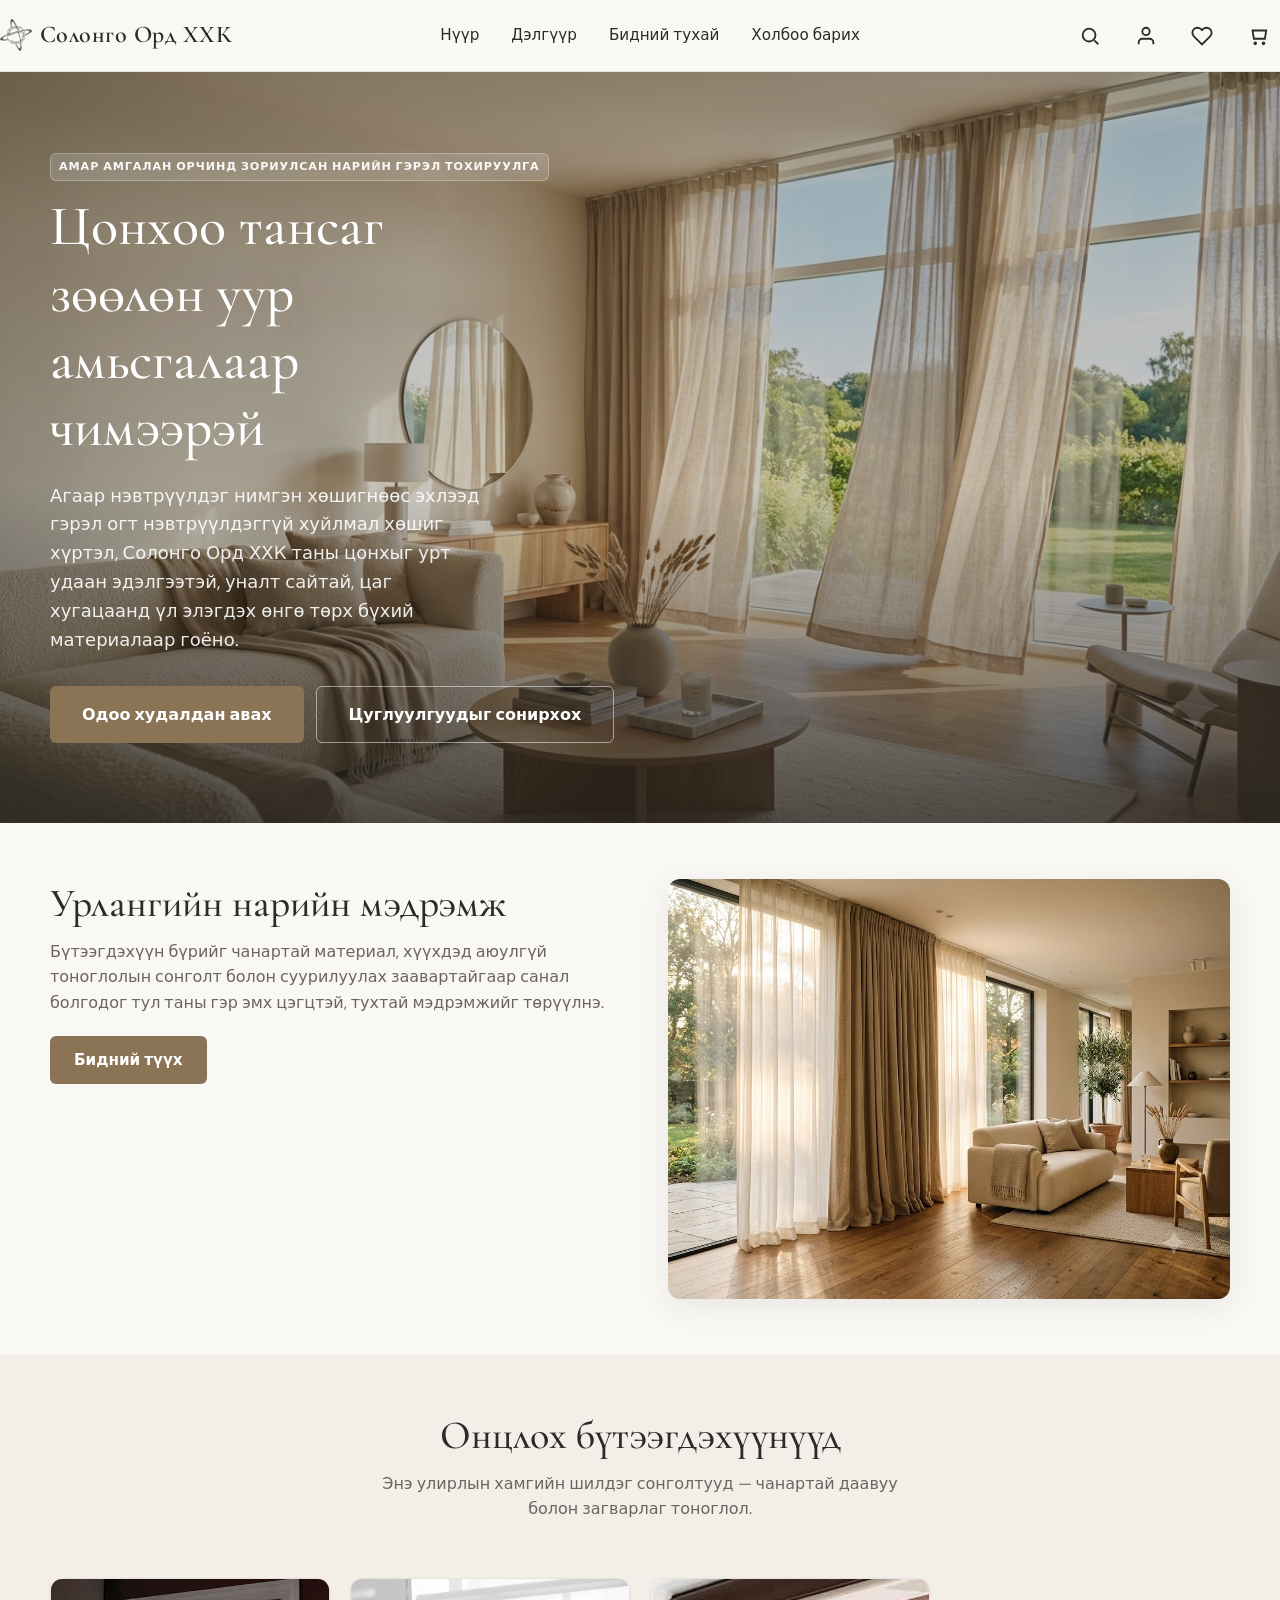
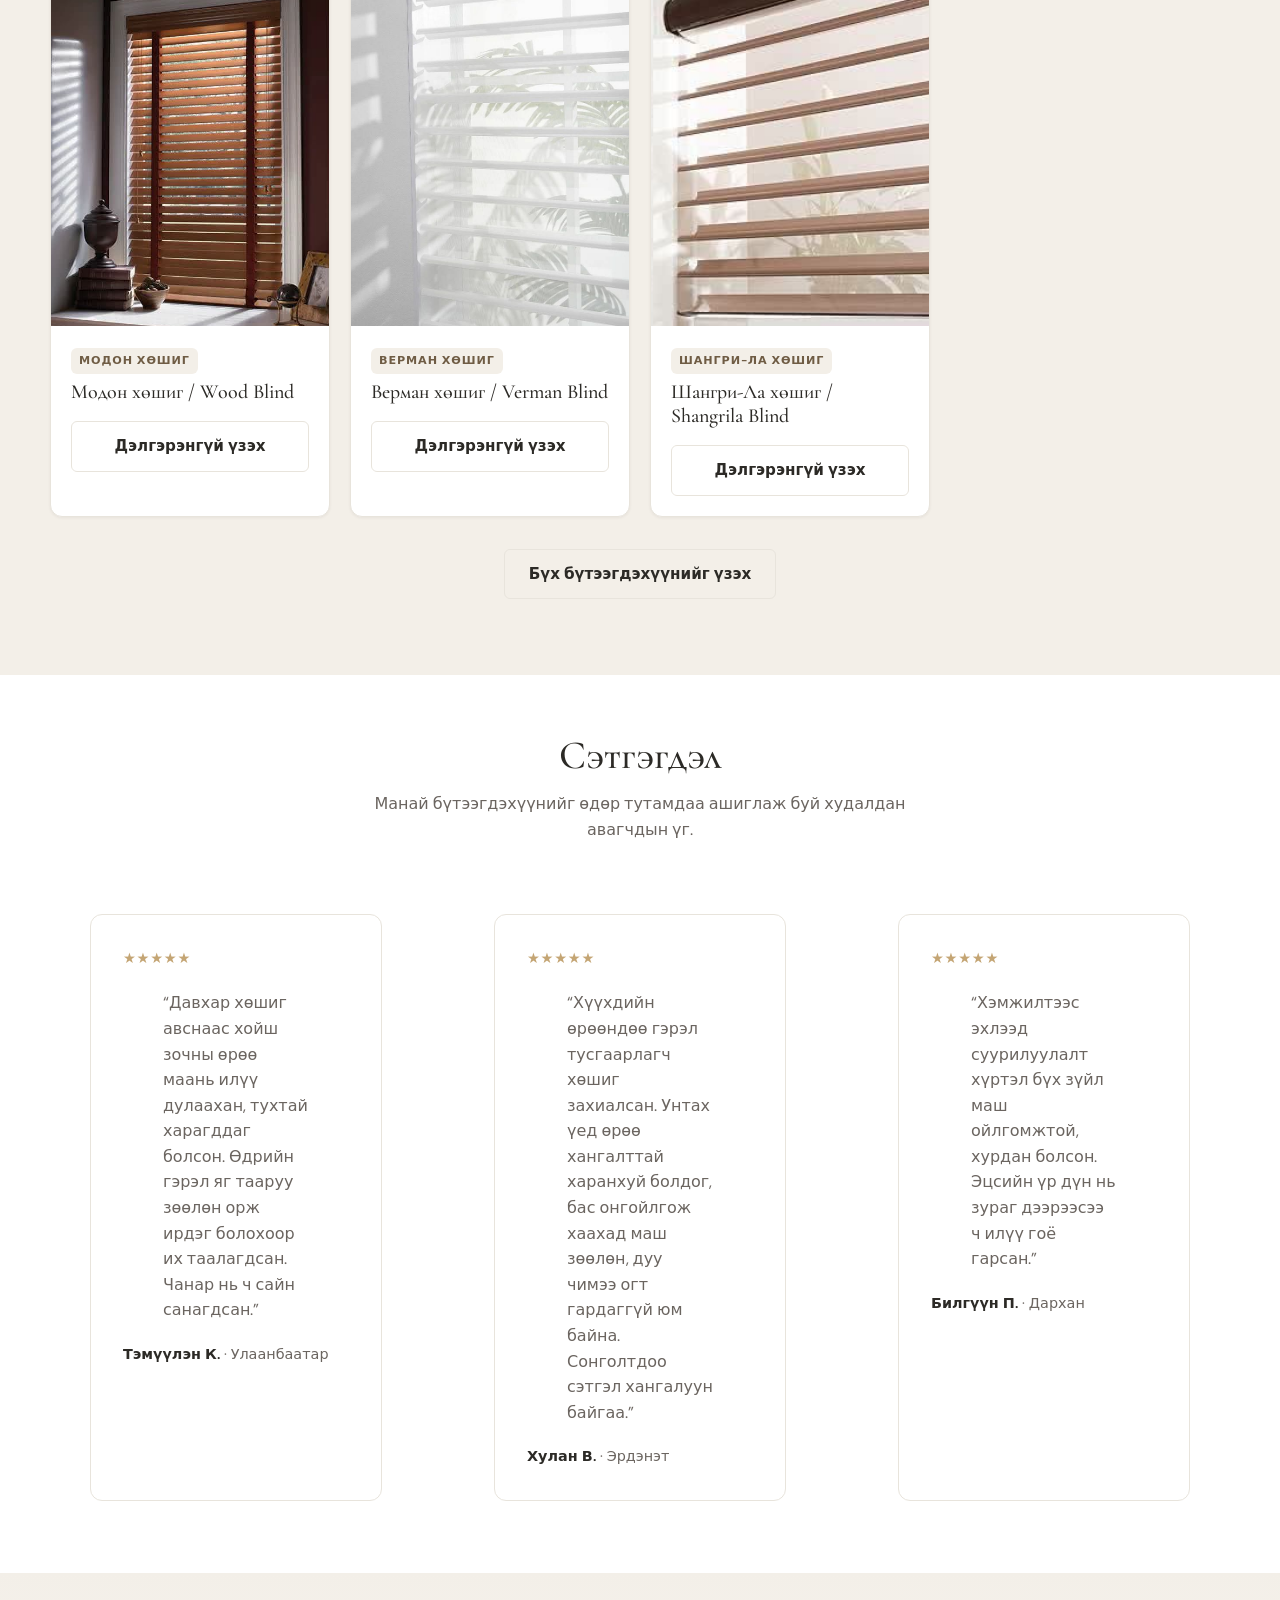
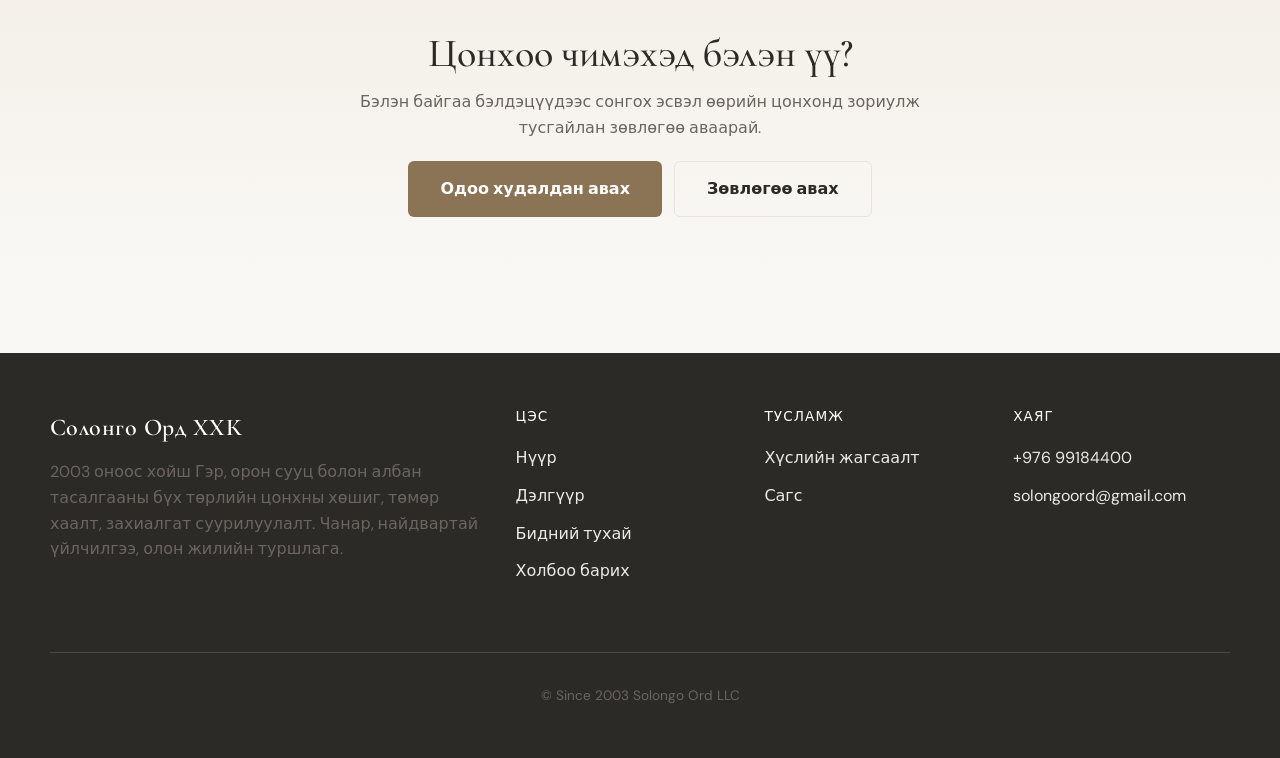
<file: index.html>
<!DOCTYPE html>
<html lang="mn">
  <head>
    <meta charset="utf-8" />
    <meta name="viewport" content="width=device-width, initial-scale=1" />
    <meta
      name="description"
      content="Lumina Atelier — гараар урласан хөшиг, наалтууд. Орчин үеийн орон зайд зориулсан зөөлөн дулаан өнгө, тохируулж болох гэрэл болон захиалгат гоёмсог шийдэл."
    />
    <title>Солонго Орд ХХК </title>
    <link rel="icon" type="image/png" href="website/logo.png">
    <link rel="preconnect" href="https://fonts.googleapis.com" />
    <link rel="preconnect" href="https://fonts.gstatic.com" crossorigin />
    <link
      href="https://fonts.googleapis.com/css2?family=Cormorant+Garamond:ital,wght@0,400;0,500;0,600;1,400&family=DM+Sans:ital,opsz,wght@0,9..40,400;0,9..40,500;0,9..40,600;0,9..40,700;1,9..40,400&display=swap"
      rel="stylesheet"
    />
    <link rel="stylesheet" href="css/styles.css" />
    <script type="application/ld+json" id="jsonld-org">
      {
        "@context": "https://schema.org",
        "@type": "HomeAndConstructionBusiness",
        "name": "Lumina Atelier",
        "url": ".",
        "description": "Дээд зэрэглэлийн хөшиг, хуйлмал хөшиг, роман наалт болон захиалгат цонхны засал.",
        "telephone": "+1-555-0142",
        "email": "hello@luminaatelier.example",
        "address": {
          "@type": "PostalAddress",
          "streetAddress": "48 Mercer Street",
          "addressLocality": "New York",
          "addressRegion": "NY",
          "postalCode": "10013",
          "addressCountry": "US"
        }
      }
    </script>
  </head>
  <body>
    <a class="skip-link" href="#main">Үндсэн агуулга руу шилжих</a>

    <header class="site-header">
      <div class="container header-inner">
        <a class="logo" href="index.html">
          <img src="website/logo.png" alt="Солонго Орд ХХК Logo" class="logo-img" />
          <span class="logo-text">Солонго Орд ХХК</span>
        </a>
        <nav class="nav-desktop" aria-label="Үндсэн цэс">
          <a href="index.html">Нүүр</a>
          <a href="shop.html">Дэлгүүр</a>
          <a href="about.html">Бидний тухай</a>
          <a href="contact.html">Холбоо барих</a>
        </nav>
        <div class="header-actions">
          <span id="user-chip" class="user-chip" hidden></span>
          <button type="button" class="icon-btn" data-open-modal="search" aria-label="Бүтээгдэхүүн хайх">
            <svg viewBox="0 0 24 24" fill="none" stroke="currentColor" stroke-width="2" aria-hidden="true">
              <circle cx="11" cy="11" r="7" />
              <path d="M21 21l-4.3-4.3" />
            </svg>
          </button>
          <button type="button" class="icon-btn" data-open-modal="auth" aria-label="Хэрэглэгчийн бүртгэл">
            <svg viewBox="0 0 24 24" fill="none" stroke="currentColor" stroke-width="2" aria-hidden="true">
              <path d="M20 21v-2a4 4 0 0 0-4-4H8a4 4 0 0 0-4 4v2" />
              <circle cx="12" cy="7" r="4" />
            </svg>
          </button>
          <a class="icon-btn" href="wishlist.html" aria-label="Хүслийн жагсаалт">
            <svg viewBox="0 0 24 24" fill="none" stroke="currentColor" stroke-width="2" aria-hidden="true">
              <path d="M20.84 4.61a5.5 5.5 0 0 0-7.78 0L12 5.67l-1.06-1.06a5.5 5.5 0 0 0-7.78 7.78l1.06 1.06L12 21.23l7.78-7.78 1.06-1.06a5.5 5.5 0 0 0 0-7.78z" />
            </svg>
            <span class="badge-count" data-wishlist-count hidden>0</span>
          </a>
          <a class="icon-btn" href="cart.html" aria-label="Сагс">
            <svg viewBox="0 0 24 24" fill="none" stroke="currentColor" stroke-width="2" aria-hidden="true">
              <path d="M6 6h15l-1.5 9h-12z" />
              <circle cx="9" cy="20" r="1" />
              <circle cx="18" cy="20" r="1" />
            </svg>
            <span class="badge-count" data-cart-count hidden>0</span>
          </a>
          <button type="button" class="icon-btn menu-toggle" aria-expanded="false" aria-controls="mobile-nav" aria-label="Цэс нээх">
            <svg viewBox="0 0 24 24" fill="none" stroke="currentColor" stroke-width="2" aria-hidden="true">
              <path d="M4 6h16M4 12h16M4 18h16" />
            </svg>
          </button>
        </div>
      </div>
    </header>

    <div id="mobile-nav" class="mobile-nav" hidden>
      <nav aria-label="Гар утасны цэс">
        <a href="index.html">Нүүр</a>
        <a href="shop.html">Дэлгүүр</a>
        <a href="about.html">Бидний тухай</a>
        <a href="contact.html">Холбоо барих</a>
        <a href="wishlist.html">Хүслийн жагсаалт</a>
        <a href="cart.html">Сагс</a>
      </nav>
    </div>

    <main id="main">
      <section class="hero" aria-label="Онцлох">
        <div class="hero__media">
          <img
            src="website/Gemini_Generated_Image_8093mr8093mr8093.png"
            alt="Наран тусгалтай, намирсан хөшиг бүхий зочны өрөө"
            width="1600"
            height="1067"
            fetchpriority="high"
          />
        </div>
        <div class="hero__overlay" aria-hidden="true"></div>
        <div class="container">
          <p class="tag" style="color: rgba(255,255,255,0.95); background: rgba(255,255,255,0.15); border: 1px solid rgba(255,255,255,0.25)">
            Амар амгалан орчинд зориулсан нарийн гэрэл тохируулга
          </p>
          <h1>Цонхоо тансаг зөөлөн уур амьсгалаар чимээрэй</h1>
          <p class="lead">
            Агаар нэвтрүүлдэг нимгэн хөшигнөөс эхлээд гэрэл огт нэвтрүүлдэггүй хуйлмал хөшиг хүртэл, Солонго Орд ХХК таны цонхыг урт удаан эдэлгээтэй, уналт сайтай, цаг хугацаанд үл элэгдэх өнгө төрх бүхий материалаар гоёно.
          </p>
          <div class="hero-actions">
            <a class="btn btn--primary btn--large" href="shop.html">Одоо худалдан авах</a>
            <a class="btn btn--ghost btn--large" href="shop.html?category=double-curtains" style="border-color: rgba(255,255,255,0.5); color: #fff"
              >Цуглуулгуудыг сонирхох</a
            >
          </div>
        </div>
      </section>

      <section class="section">
        <div class="container two-col">
          <div>
            <h2>Урлангийн нарийн мэдрэмж</h2>
            <!-- <p class="lead">
              Бид цонхны шийдлийг архитектурын бүтэцтэй атлаа зөөлөн мэдрэмж төрүүлдэг байх ёстой гэж үздэг. Энэхүү тэнцвэр нь байгалийн гэрлийг өглөөнөөс үдэш хүртэл таны орон зайд гайхалтай уусахад тусална.
            </p> -->
            <p>
              Бүтээгдэхүүн бүрийг чанартай материал, хүүхдэд аюулгүй тоноглолын сонголт болон суурилуулах заавартайгаар санал болгодог тул таны гэр эмх цэгцтэй, тухтай мэдрэмжийг төрүүлнэ.
            </p>
            <a class="btn btn--primary" href="about.html">Бидний түүх</a>
          </div>
          <div class="card" style="box-shadow: var(--shadow-md); border: none">
            <img
              src="website/home.jpg"
              alt="Дулаан уур амьсгалтай өрөөний интерьер"
              width="900"
              height="1125"
              loading="lazy"
            />
          </div>
        </div>
      </section>

      <section class="section" style="background: var(--color-bg-warm)">
        <div class="container">
          <div class="section-head">
            <h2>Онцлох бүтээгдэхүүнүүд</h2>
            <p>Энэ улирлын хамгийн шилдэг сонголтууд — чанартай даавуу болон загварлаг тоноглол.</p>
          </div>
          <div id="featured-products" class="grid-4"></div>
          <p class="text-center" style="margin-top: var(--space-lg)">
            <a class="btn btn--ghost" href="shop.html">Бүх бүтээгдэхүүнийг үзэх</a>
          </p>
        </div>
      </section>

      <!-- <section class="section">
        <div class="container">
          <div class="section-head">
            <h2>Ангиллаар худалдан авах</h2>
            <p>Гэр ахуйн болон студийн ямар ч орон зайд тохирох зөв шийдлийг олоорой.</p>
          </div>
          <div class="grid-3">
            <a class="cat-tile" href="shop.html?category=double-curtains">
              <img src="https://images.unsplash.com/photo-1618221195710-dd6b41faaea6?auto=format&fit=crop&w=800&q=80" alt="" loading="lazy" />
              <h3>Давхар хөшиг</h3>
            </a>
            <a class="cat-tile" href="shop.html?category=wooden-blinds">
              <img src="https://images.unsplash.com/photo-1618219740975-d409fbccee94?auto=format&fit=crop&w=800&q=80" alt="" loading="lazy" />
              <h3>Модон наалт</h3>
            </a>
            <a class="cat-tile" href="shop.html?category=venetian-blinds">
              <img src="https://images.unsplash.com/photo-1497366216548-37526070297c?auto=format&fit=crop&w=800&q=80" alt="" loading="lazy" />
              <h3>Хөндлөн төмөр наалт</h3>
            </a>
            <a class="cat-tile" href="shop.html?category=motorized-curtains">
              <img src="https://images.unsplash.com/photo-1616486338812-3dadae4b4ace?auto=format&fit=crop&w=800&q=80" alt="" loading="lazy" />
              <h3>Ухаалаг хөшиг</h3>
            </a>
            <a class="cat-tile" href="shop.html?category=roller-blinds">
              <img src="https://images.unsplash.com/photo-1507089947368-19c1da9775ae?auto=format&fit=crop&w=800&q=80" alt="" loading="lazy" />
              <h3>Хуйлмал хөшиг</h3>
            </a>
          </div>
        </div>
      </section> -->

      <section class="section" style="background: var(--color-surface)">
        <div class="container">
          <div class="section-head">
            <h2>Сэтгэгдэл</h2>
            <p>Манай бүтээгдэхүүнийг өдөр тутамдаа ашиглаж буй худалдан авагчдын үг.</p>
          </div>
          <div class="grid-3">
            <figure class="review-card">
              <p class="stars" aria-label="5 одоос 5 од">★★★★★</p>
              <blockquote>
                <p>“Давхар хөшиг авснаас хойш зочны өрөө маань илүү дулаахан, тухтай харагддаг болсон. Өдрийн гэрэл яг тааруу зөөлөн орж ирдэг болохоор их таалагдсан. Чанар нь ч сайн санагдсан.”</p>
              </blockquote>
              <figcaption class="muted"><cite>Тэмүүлэн К.</cite> · Улаанбаатар</figcaption>
            </figure>
            <figure class="review-card">
              <p class="stars" aria-label="5 одоос 5 од">★★★★★</p>
              <blockquote>
                <p>“Хүүхдийн өрөөндөө гэрэл тусгаарлагч хөшиг захиалсан. Унтах үед өрөө хангалттай харанхуй болдог, бас онгойлгож хаахад маш зөөлөн, дуу чимээ огт гардаггүй юм байна. Сонголтдоо сэтгэл хангалуун байгаа.”</p>
              </blockquote>
              <figcaption class="muted"><cite>Хулан В.</cite> · Эрдэнэт</figcaption>
            </figure>
            <figure class="review-card">
              <p class="stars" aria-label="5 одоос 5 од">★★★★★</p>
              <blockquote>
                <p>“Хэмжилтээс эхлээд суурилуулалт хүртэл бүх зүйл маш ойлгомжтой, хурдан болсон. Эцсийн үр дүн нь зураг дээрээсээ ч илүү гоё гарсан.”</p>
              </blockquote>
              <figcaption class="muted"><cite>Билгүүн П.</cite> · Дархан</figcaption>
            </figure>
          </div>
        </div>
      </section>

      <section class="section text-center" style="background: linear-gradient(180deg, var(--color-bg-warm), var(--color-bg))">
        <div class="container" style="max-width: 640px">
          <h2>Цонхоо чимэхэд бэлэн үү?</h2>
          <p>Бэлэн байгаа бэлдэцүүдээс сонгох эсвэл өөрийн цонхонд зориулж тусгайлан зөвлөгөө аваарай.</p>
          <div class="hero-actions" style="justify-content: center">
            <a class="btn btn--primary btn--large" href="shop.html">Одоо худалдан авах</a>
            <a class="btn btn--ghost btn--large" href="contact.html">Зөвлөгөө авах</a>
          </div>
        </div>
      </section>
    </main>

   <footer class="site-footer">
      <div class="container footer-grid">
        <div class="footer-brand">
          <a class="logo" href="index.html">Солонго Орд ХХК</a>
          <p>2003 оноос хойш Гэр, орон сууц болон албан тасалгааны бүх төрлийн цонхны хөшиг, төмөр хаалт, захиалгат суурилуулалт. Чанар, найдвартай үйлчилгээ, олон жилийн туршлага.</p>
        </div>
        <div class="footer-col">
          <h4>Цэс</h4>
          <ul>
            <li><a href="index.html">Нүүр</a></li>
            <li><a href="shop.html">Дэлгүүр</a></li>
            <li><a href="about.html">Бидний тухай</a></li>
            <li><a href="contact.html">Холбоо барих</a></li>
          </ul>
        </div>
        <div class="footer-col">
          <h4>Тусламж</h4>
          <ul>
            <li><a href="wishlist.html">Хүслийн жагсаалт</a></li>
            <li><a href="cart.html">Сагс</a></li>
          </ul>
        </div>
        <div class="footer-col">
          <h4>Хаяг</h4>
          <ul>
            <li><a href="tel:+97699184400">+976 99184400</a></li>
            <li><a href="mailto:solongoord@gmail.com">solongoord@gmail.com</a></li>
          </ul>
        </div>
      </div>
      <div class="container footer-bottom">
        <p>© Since 2003 Solongo Ord LLC</p>
      </div>
    </footer>

    <div class="modal-backdrop" data-modal-backdrop="search" aria-hidden="true"></div>
    <div class="modal search-modal" data-modal="search" role="dialog" aria-modal="true" aria-labelledby="search-title" aria-hidden="true">
      <div class="modal__head">
        <h2 id="search-title">Хайх</h2>
        <button type="button" class="modal-close" data-close-modal="search" aria-label="Хайлтыг хаах">×</button>
      </div>
      <label class="visually-hidden" for="search-input">Бүтээгдэхүүн хайх</label>
      <input id="search-input" type="search" placeholder="Хөшиг, материал хайх…" autocomplete="off" />
      <ul id="search-results" class="search-results"></ul>
    </div>

    <div class="modal-backdrop" data-modal-backdrop="auth" aria-hidden="true"></div>
    <div class="modal" data-modal="auth" role="dialog" aria-modal="true" aria-labelledby="auth-title" aria-hidden="true">
      <div class="modal__head">
        <h2 id="auth-title">Таны бүртгэл</h2>
        <button type="button" class="modal-close" data-close-modal="auth" aria-label="Бүртгэлийн цонхыг хаах">×</button>
      </div>
      <p class="muted" style="margin-top: 0">Демо нэвтрэх хэсэг — зөвхөн энэ төхөөрөмж дээр таны нэрийг хадгална.</p>
      <div class="auth-tabs">
        <button type="button" class="is-selected" data-auth-tab="login">Нэвтрэх</button>
        <button type="button" data-auth-tab="signup">Бүртгүүрэх</button>
      </div>
      <form id="auth-form">
        <input type="hidden" name="mode" value="login" />
        <div class="form-group">
          <label for="auth-email">Имэйл хаяг</label>
          <input id="auth-email" name="email" type="email" required autocomplete="email" />
        </div>
        <div class="form-group">
          <label for="auth-name" id="auth-name-label">Харагдах нэр (заавал биш)</label>
          <input id="auth-name" name="name" type="text" autocomplete="name" />
        </div>
        <button type="submit" class="btn btn--primary" style="width: 100%">Үргэлжлүүлэх</button>
      </form>
      <p class="text-center" style="margin-top: var(--space-md)">
        <button type="button" class="btn btn--ghost" id="auth-logout" style="width: 100%">Гарах</button>
      </p>
    </div>

    <script src="js/products-data.js"></script>
    <script src="js/storage.js"></script>
    <script src="js/main.js"></script>
    <script src="js/home-page.js"></script>
  </body>
</html>
</file>
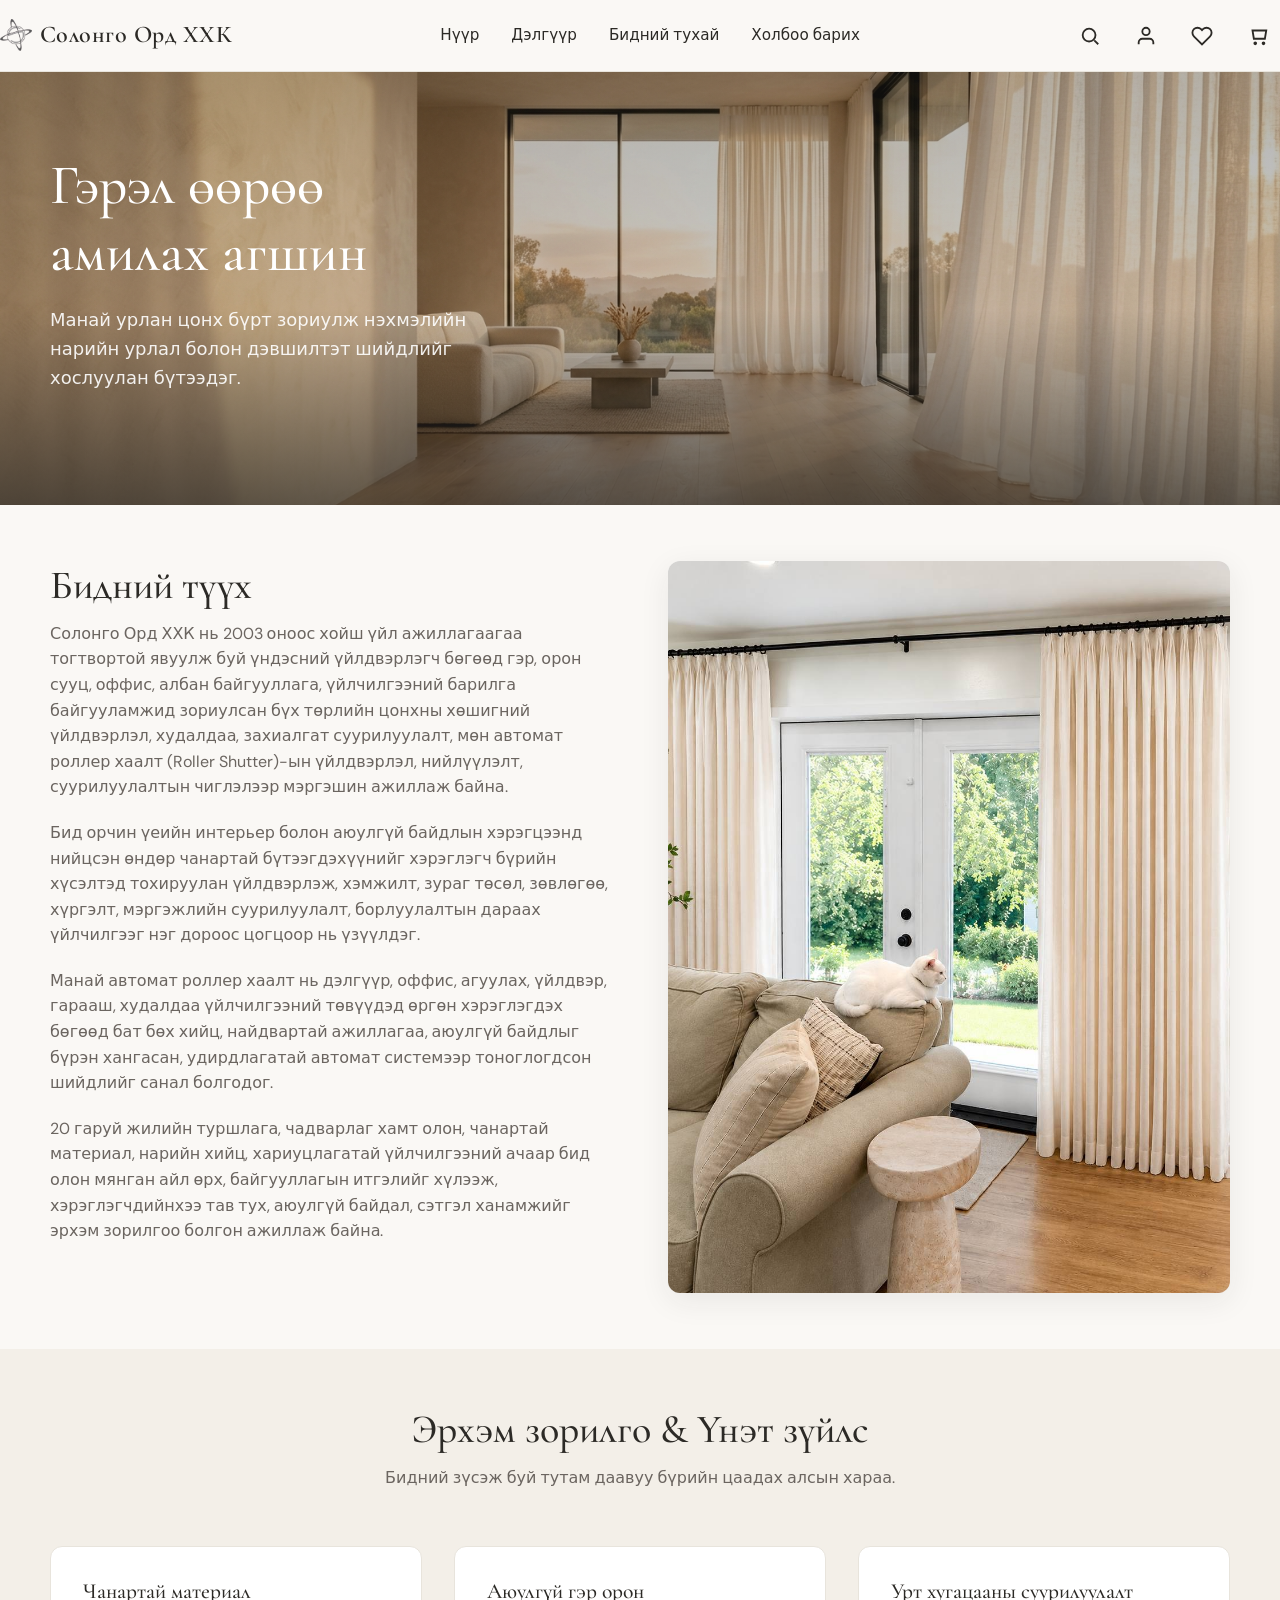
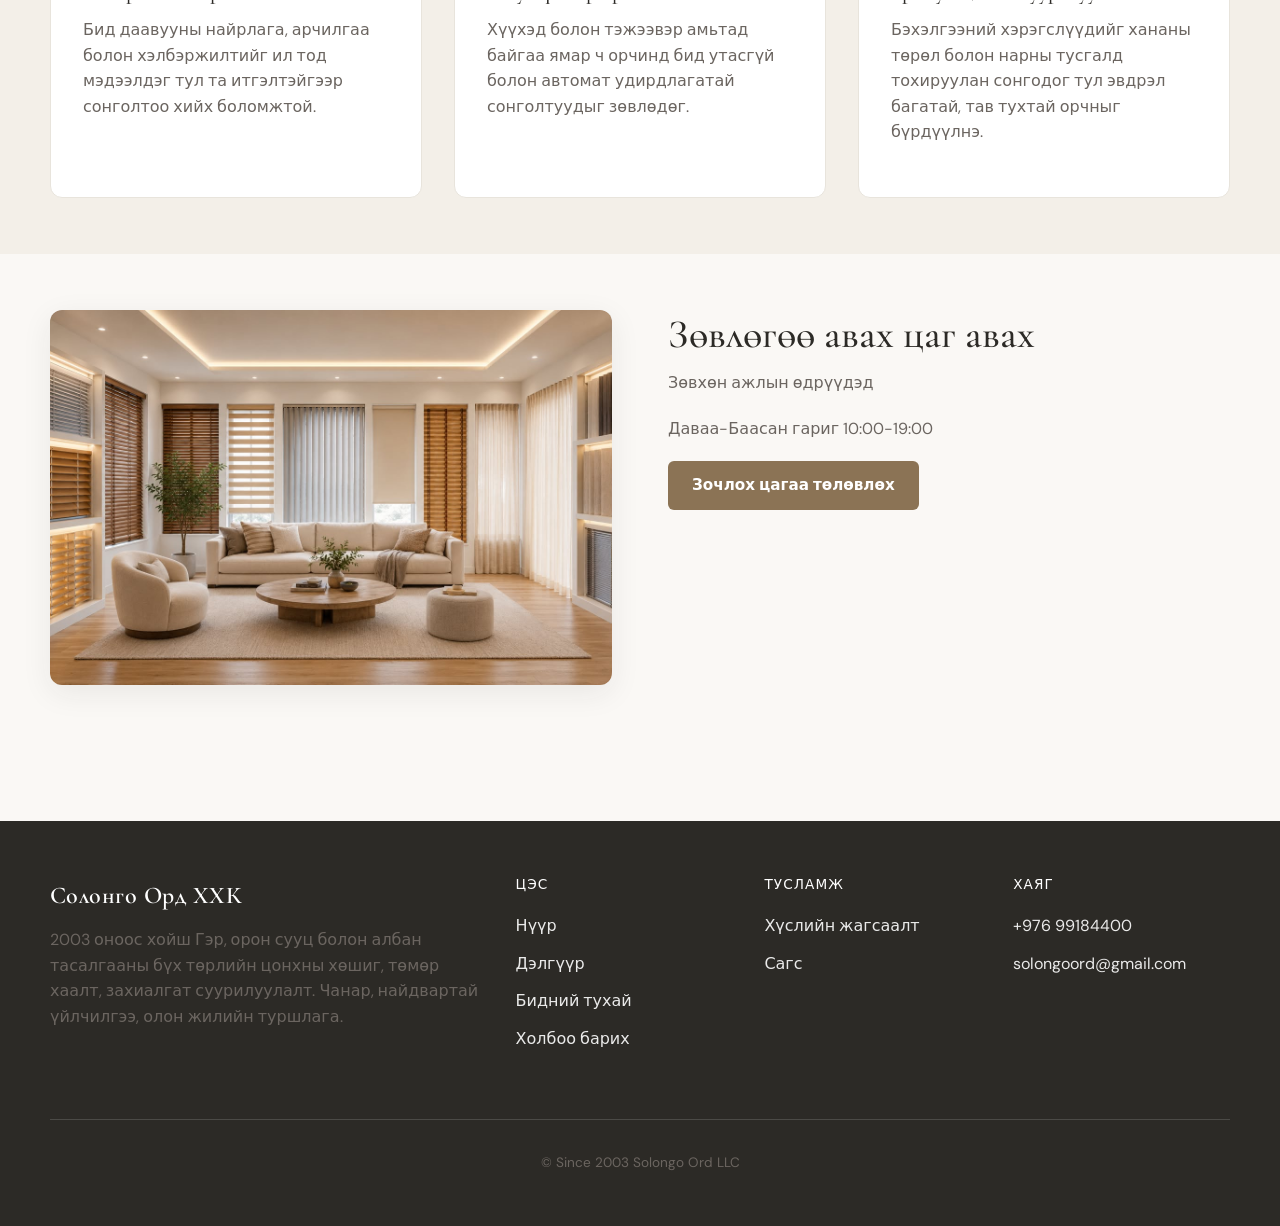
<file: about.html>
<!DOCTYPE html>
<html lang="mn">
  <head>
    <meta charset="utf-8" />
    <meta name="viewport" content="width=device-width, initial-scale=1" />
    <meta name="description" content="Lumina Atelier-ийн урлал, эрхэм зорилго болон хөшиг, наалтны үзүүлбэрийн танхимын тухай танилцаарай." />
    <title>Солонго Орд ХХК </title>
    <link rel="icon" type="image/png" href="website/logo.png">
    <link rel="preconnect" href="https://fonts.googleapis.com" />
    <link rel="preconnect" href="https://fonts.gstatic.com" crossorigin />
    <link
      href="https://fonts.googleapis.com/css2?family=Cormorant+Garamond:ital,wght@0,400;0,500;0,600;1,400&family=DM+Sans:ital,opsz,wght@0,9..40,400;0,9..40,500;0,9..40,600;0,9..40,700;1,9..40,400&display=swap"
      rel="stylesheet"
    />
    <link rel="stylesheet" href="css/styles.css" />
  </head>
  <body>
    <a class="skip-link" href="#main">Үндсэн агуулга руу шилжих</a>

    <header class="site-header">
      <div class="container header-inner">
        <a class="logo" href="index.html">
          <img src="website/logo.png" alt="Солонго Орд ХХК Logo" class="logo-img" />
          <span class="logo-text">Солонго Орд ХХК</span>
        </a>
        <nav class="nav-desktop" aria-label="Үндсэн цэс">
          <a href="index.html">Нүүр</a>
          <a href="shop.html">Дэлгүүр</a>
          <a href="about.html">Бидний тухай</a>
          <a href="contact.html">Холбоо барих</a>
        </nav>
        <div class="header-actions">
          <span id="user-chip" class="user-chip" hidden></span>
          <button type="button" class="icon-btn" data-open-modal="search" aria-label="Бүтээгдэхүүн хайх">
            <svg viewBox="0 0 24 24" fill="none" stroke="currentColor" stroke-width="2" aria-hidden="true">
              <circle cx="11" cy="11" r="7" />
              <path d="M21 21l-4.3-4.3" />
            </svg>
          </button>
          <button type="button" class="icon-btn" data-open-modal="auth" aria-label="Хэрэглэгчийн бүртгэл">
            <svg viewBox="0 0 24 24" fill="none" stroke="currentColor" stroke-width="2" aria-hidden="true">
              <path d="M20 21v-2a4 4 0 0 0-4-4H8a4 4 0 0 0-4 4v2" />
              <circle cx="12" cy="7" r="4" />
            </svg>
          </button>
          <a class="icon-btn" href="wishlist.html" aria-label="Хүслийн жагсаалт">
            <svg viewBox="0 0 24 24" fill="none" stroke="currentColor" stroke-width="2" aria-hidden="true">
              <path d="M20.84 4.61a5.5 5.5 0 0 0-7.78 0L12 5.67l-1.06-1.06a5.5 5.5 0 0 0-7.78 7.78l1.06 1.06L12 21.23l7.78-7.78 1.06-1.06a5.5 5.5 0 0 0 0-7.78z" />
            </svg>
            <span class="badge-count" data-wishlist-count hidden>0</span>
          </a>
          <a class="icon-btn" href="cart.html" aria-label="Сагс">
            <svg viewBox="0 0 24 24" fill="none" stroke="currentColor" stroke-width="2" aria-hidden="true">
              <path d="M6 6h15l-1.5 9h-12z" />
              <circle cx="9" cy="20" r="1" />
              <circle cx="18" cy="20" r="1" />
            </svg>
            <span class="badge-count" data-cart-count hidden>0</span>
          </a>
          <button type="button" class="icon-btn menu-toggle" aria-expanded="false" aria-controls="mobile-nav" aria-label="Цэс нээх">
            <svg viewBox="0 0 24 24" fill="none" stroke="currentColor" stroke-width="2" aria-hidden="true">
              <path d="M4 6h16M4 12h16M4 18h16" />
            </svg>
          </button>
        </div>
      </div>
    </header>

    <div id="mobile-nav" class="mobile-nav" hidden>
      <nav aria-label="Гар утасны цэс">
        <a href="index.html">Нүүр</a>
        <a href="shop.html">Дэлгүүр</a>
        <a href="about.html">Бидний тухай</a>
        <a href="contact.html">Холбоо барих</a>
        <a href="wishlist.html">Хүслийн жагсаалт</a>
        <a href="cart.html">Сагс</a>
      </nav>
    </div>
    <main id="main">
      <section class="hero" style="min-height: 420px" aria-label="Бидний тухай">
        <div class="hero__media">
          <img
            src="website/pic.png"
            alt="Хөшигний материалын дээж бүхий үзүүлбэрийн танхим"
            width="1600"
            height="900"
            fetchpriority="high"
          />
        </div>
        <div class="hero__overlay" aria-hidden="true"></div>
        <div class="container">
          <h1>Гэрэл өөрөө амилах агшин</h1>
          <p class="lead">Манай урлан цонх бүрт зориулж нэхмэлийн нарийн урлал болон дэвшилтэт шийдлийг хослуулан бүтээдэг.</p>
        </div>
      </section>

      <section class="section">
        <div class="container two-col">
          <div>
            <h2>Бидний түүх</h2>
            <p>
              Солонго Орд ХХК нь 2003 оноос хойш үйл ажиллагаагаа тогтвортой явуулж буй үндэсний үйлдвэрлэгч бөгөөд гэр, орон сууц, оффис, албан байгууллага, үйлчилгээний барилга байгууламжид зориулсан бүх төрлийн цонхны хөшигний үйлдвэрлэл, худалдаа, захиалгат суурилуулалт, мөн автомат роллер хаалт (Roller Shutter)-ын үйлдвэрлэл, нийлүүлэлт, суурилуулалтын чиглэлээр мэргэшин ажиллаж байна.

            </p>

            <p>Бид орчин үеийн интерьер болон аюулгүй байдлын хэрэгцээнд нийцсэн өндөр чанартай бүтээгдэхүүнийг хэрэглэгч бүрийн хүсэлтэд тохируулан үйлдвэрлэж, хэмжилт, зураг төсөл, зөвлөгөө, хүргэлт, мэргэжлийн суурилуулалт, борлуулалтын дараах үйлчилгээг нэг дороос цогцоор нь үзүүлдэг.</p>
            <p>Манай автомат роллер хаалт нь дэлгүүр, оффис, агуулах, үйлдвэр, гарааш, худалдаа үйлчилгээний төвүүдэд өргөн хэрэглэгдэх бөгөөд бат бөх хийц, найдвартай ажиллагаа, аюулгүй байдлыг бүрэн хангасан, удирдлагатай автомат системээр тоноглогдсон шийдлийг санал болгодог.</p>
            <p>20 гаруй жилийн туршлага, чадварлаг хамт олон, чанартай материал, нарийн хийц, хариуцлагатай үйлчилгээний ачаар бид олон мянган айл өрх, байгууллагын итгэлийг хүлээж, хэрэглэгчдийнхээ тав тух, аюулгүй байдал, сэтгэл ханамжийг эрхэм зорилгоо болгон ажиллаж байна.</p>
            
          </div>
          <div class="card" style="border: none; box-shadow: var(--shadow-md)">
            <img
              src="website/cat1.jpg"
              alt="Урлан дахь даавууны ороомог болон оёдлын хэрэгслүүд"
              width="900"
              height="1125"
              loading="lazy"
            />
          </div>
        </div>
      </section>

      <section class="section" style="background: var(--color-bg-warm)">
        <div class="container">
          <div class="section-head">
            <h2>Эрхэм зорилго &amp; Үнэт зүйлс</h2>
            <p>Бидний зүсэж буй тутам даавуу бүрийн цаадах алсын хараа.</p>
          </div>
          <div class="grid-3">
            <article class="review-card">
              <h3>Чанартай материал</h3>
              <p>Бид даавууны найрлага, арчилгаа болон хэлбэржилтийг ил тод мэдээлдэг тул та итгэлтэйгээр сонголтоо хийх боломжтой.</p>
            </article>
            <article class="review-card">
              <h3>Аюулгүй гэр орон</h3>
              <p>Хүүхэд болон тэжээвэр амьтад байгаа ямар ч орчинд бид утасгүй болон автомат удирдлагатай сонголтуудыг зөвлөдөг.</p>
            </article>
            <article class="review-card">
              <h3>Урт хугацааны суурилуулалт</h3>
              <p>Бэхэлгээний хэрэгслүүдийг хананы төрөл болон нарны тусгалд тохируулан сонгодог тул эвдрэл багатай, тав тухтай орчныг бүрдүүлнэ.</p>
            </article>
          </div>
        </div>
      </section>

      <section class="section">
        <div class="container two-col">
          <div class="card" style="border: none; box-shadow: var(--shadow-md)">
            <img
              src="website/crs.jpg"
              alt="Том цонхтой, цэлгэр студийн орон зай"
              width="900"
              height="675"
              loading="lazy"
            />
          </div>
          <div>
            <h2>Зөвлөгөө авах цаг авах</h2>
            <p>Зөвхөн ажлын өдрүүдэд </p>
            <p>Даваа-Баасан гариг 10:00-19:00</p>              
            <a class="btn btn--primary" href="contact.html">Зочлох цагаа төлөвлөх</a>
          </div>
        </div>
      </section>
    </main>

    <footer class="site-footer">
      <div class="container footer-grid">
        <div class="footer-brand">
          <a class="logo" href="index.html">Солонго Орд ХХК</a>
          <p>2003 оноос хойш Гэр, орон сууц болон албан тасалгааны бүх төрлийн цонхны хөшиг, төмөр хаалт, захиалгат суурилуулалт. Чанар, найдвартай үйлчилгээ, олон жилийн туршлага.</p>
        </div>
        <div class="footer-col">
          <h4>Цэс</h4>
          <ul>
            <li><a href="index.html">Нүүр</a></li>
            <li><a href="shop.html">Дэлгүүр</a></li>
            <li><a href="about.html">Бидний тухай</a></li>
            <li><a href="contact.html">Холбоо барих</a></li>
          </ul>
        </div>
        <div class="footer-col">
          <h4>Тусламж</h4>
          <ul>
            <li><a href="wishlist.html">Хүслийн жагсаалт</a></li>
            <li><a href="cart.html">Сагс</a></li>
          </ul>
        </div>
        <div class="footer-col">
          <h4>Хаяг</h4>
          <ul>
            <li><a href="tel:+97699184400">+976 99184400</a></li>
            <li><a href="mailto:solongoord@gmail.com">solongoord@gmail.com</a></li>
          </ul>
        </div>
      </div>
      <div class="container footer-bottom">
        <p>© Since 2003 Solongo Ord LLC</p>
      </div>
    </footer>

    <div class="modal-backdrop" data-modal-backdrop="search" aria-hidden="true"></div>
    <div class="modal search-modal" data-modal="search" role="dialog" aria-modal="true" aria-labelledby="search-title" aria-hidden="true">
      <div class="modal__head">
        <h2 id="search-title">Хайх</h2>
        <button type="button" class="modal-close" data-close-modal="search" aria-label="Хайлтыг хаах">×</button>
      </div>
      <label class="visually-hidden" for="search-input">Бүтээгдэхүүн хайх</label>
      <input id="search-input" type="search" placeholder="Хөшиг, материал хайх…" autocomplete="off" />
      <ul id="search-results" class="search-results"></ul>
    </div>

    <div class="modal-backdrop" data-modal-backdrop="auth" aria-hidden="true"></div>
    <div class="modal" data-modal="auth" role="dialog" aria-modal="true" aria-labelledby="auth-title" aria-hidden="true">
      <div class="modal__head">
        <h2 id="auth-title">Таны бүртгэл</h2>
        <button type="button" class="modal-close" data-close-modal="auth" aria-label="Бүртгэлийн цонхыг хаах">×</button>
      </div>
      <p class="muted" style="margin-top: 0">Демо нэвтрэх хэсэг — зөвхөн энэ төхөөрөмж дээр таны нэрийг хадгална.</p>
      <div class="auth-tabs">
        <button type="button" class="is-selected" data-auth-tab="login">Нэвтрэх</button>
        <button type="button" data-auth-tab="signup">Бүртгүүлэх</button>
      </div>
      <form id="auth-form">
        <input type="hidden" name="mode" value="login" />
        <div class="form-group">
          <label for="auth-email">Имэйл хаяг</label>
          <input id="auth-email" name="email" type="email" required autocomplete="email" />
        </div>
        <div class="form-group">
          <label for="auth-name" id="auth-name-label">Харагдах нэр (заавал биш)</label>
          <input id="auth-name" name="name" type="text" autocomplete="name" />
        </div>
        <button type="submit" class="btn btn--primary" style="width: 100%">Үргэлжлүүлэх</button>
      </form>
      <p class="text-center" style="margin-top: var(--space-md)">
        <button type="button" class="btn btn--ghost" id="auth-logout" style="width: 100%">Гарах</button>
      </p>
    </div>

    <script src="js/products-data.js"></script>
    <script src="js/storage.js"></script>
    <script src="js/main.js"></script>
  </body>
</html>
</file>
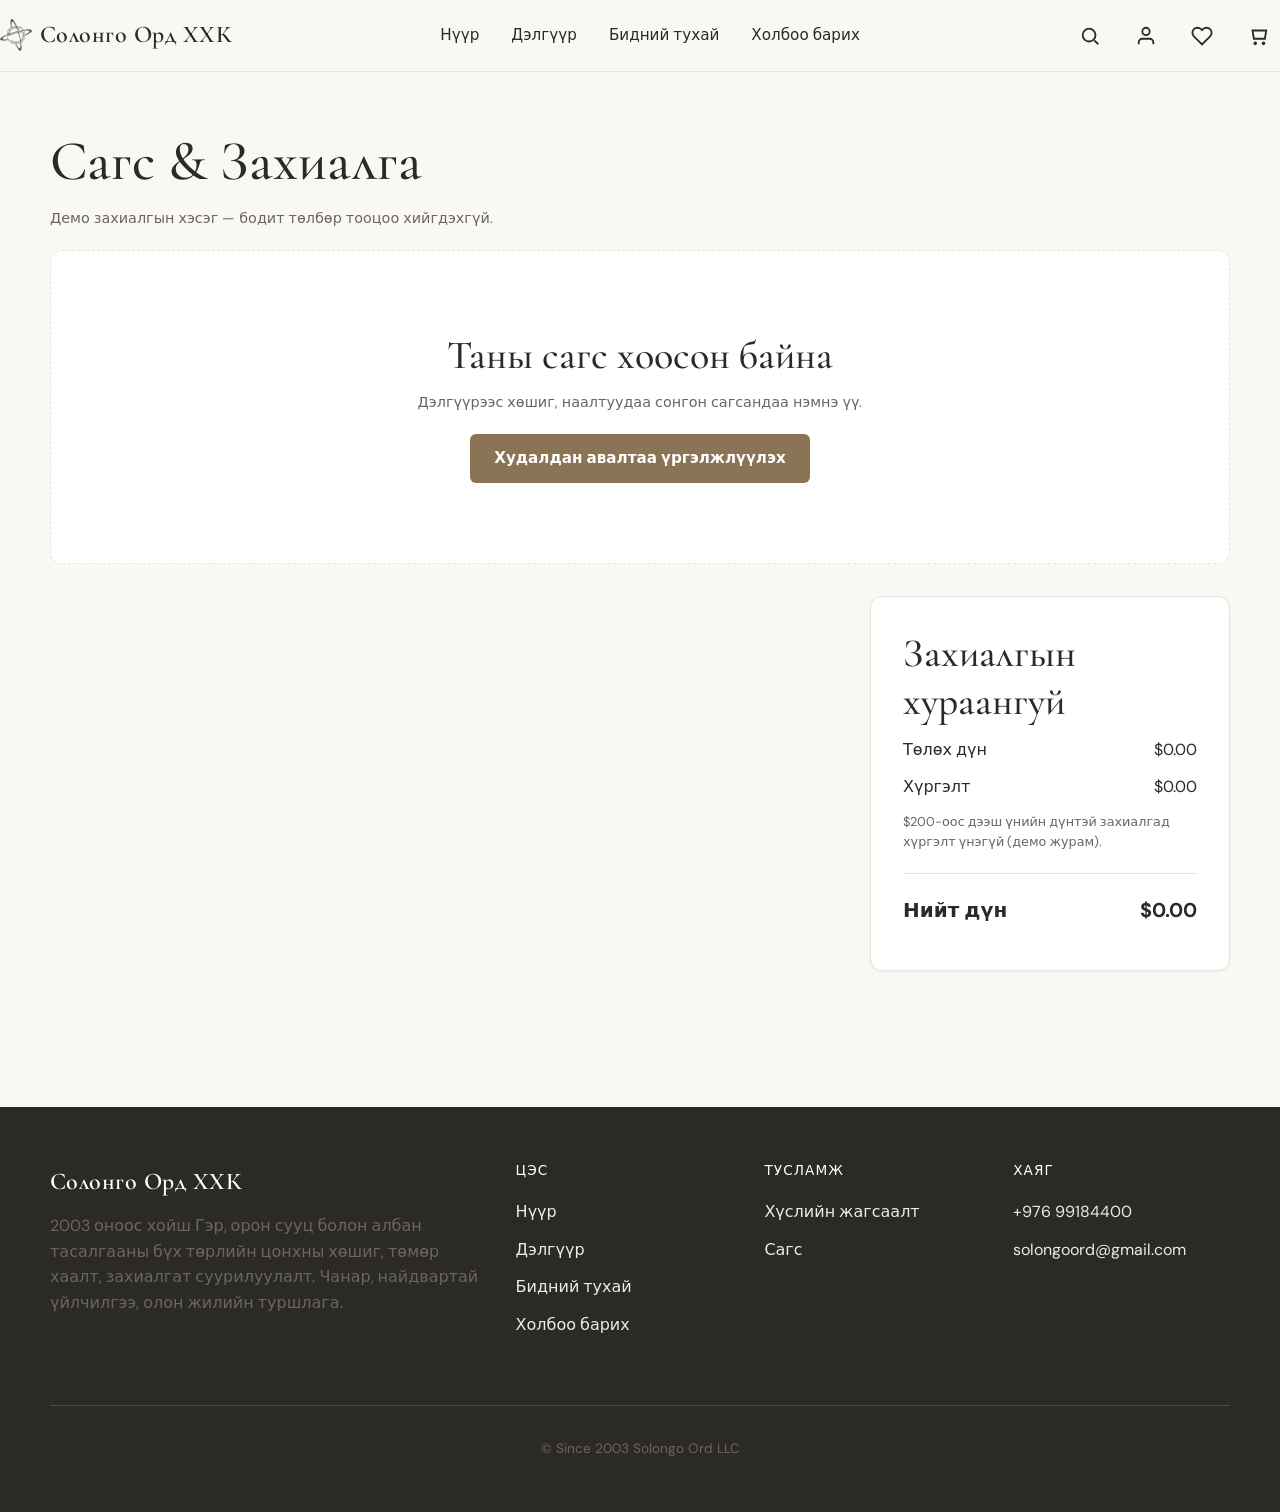
<file: cart.html>
<!DOCTYPE html>
<html lang="mn">
  <head>
    <meta charset="utf-8" />
    <meta name="viewport" content="width=device-width, initial-scale=1" />
    <meta name="description" content="Таны сагс болон захиалга баталгаажуулах хэсэг — Lumina Atelier демо дэлгүүр." />
    <title>Солонго Орд ХХК </title>
    <link rel="icon" type="image/png" href="website/logo.png">
    <link rel="preconnect" href="https://fonts.googleapis.com" />
    <link rel="preconnect" href="https://fonts.gstatic.com" crossorigin />
    <link
      href="https://fonts.googleapis.com/css2?family=Cormorant+Garamond:ital,wght@0,400;0,500;0,600;1,400&family=DM+Sans:ital,opsz,wght@0,9..40,400;0,9..40,500;0,9..40,600;0,9..40,700;1,9..40,400&display=swap"
      rel="stylesheet"
    />
    <link rel="stylesheet" href="css/styles.css" />
  </head>
  <body>
    <a class="skip-link" href="#main">Үндсэн агуулга руу шилжих</a>

    <header class="site-header">
      <div class="container header-inner">
        <a class="logo" href="index.html">
          <img src="website/logo.png" alt="Солонго Орд ХХК Logo" class="logo-img" />
          <span class="logo-text">Солонго Орд ХХК</span>
        </a>
        <nav class="nav-desktop" aria-label="Үндсэн цэс">
          <a href="index.html">Нүүр</a>
          <a href="shop.html">Дэлгүүр</a>
          <a href="about.html">Бидний тухай</a>
          <a href="contact.html">Холбоо барих</a>
        </nav>
        <div class="header-actions">
          <span id="user-chip" class="user-chip" hidden></span>
          <button type="button" class="icon-btn" data-open-modal="search" aria-label="Бүтээгдэхүүн хайх">
            <svg viewBox="0 0 24 24" fill="none" stroke="currentColor" stroke-width="2" aria-hidden="true">
              <circle cx="11" cy="11" r="7" />
              <path d="M21 21l-4.3-4.3" />
            </svg>
          </button>
          <button type="button" class="icon-btn" data-open-modal="auth" aria-label="Хэрэглэгчийн бүртгэл">
            <svg viewBox="0 0 24 24" fill="none" stroke="currentColor" stroke-width="2" aria-hidden="true">
              <path d="M20 21v-2a4 4 0 0 0-4-4H8a4 4 0 0 0-4 4v2" />
              <circle cx="12" cy="7" r="4" />
            </svg>
          </button>
          <a class="icon-btn" href="wishlist.html" aria-label="Хүслийн жагсаалт">
            <svg viewBox="0 0 24 24" fill="none" stroke="currentColor" stroke-width="2" aria-hidden="true">
              <path d="M20.84 4.61a5.5 5.5 0 0 0-7.78 0L12 5.67l-1.06-1.06a5.5 5.5 0 0 0-7.78 7.78l1.06 1.06L12 21.23l7.78-7.78 1.06-1.06a5.5 5.5 0 0 0 0-7.78z" />
            </svg>
            <span class="badge-count" data-wishlist-count hidden>0</span>
          </a>
          <a class="icon-btn" href="cart.html" aria-label="Сагс">
            <svg viewBox="0 0 24 24" fill="none" stroke="currentColor" stroke-width="2" aria-hidden="true">
              <path d="M6 6h15l-1.5 9h-12z" />
              <circle cx="9" cy="20" r="1" />
              <circle cx="18" cy="20" r="1" />
            </svg>
            <span class="badge-count" data-cart-count hidden>0</span>
          </a>
          <button type="button" class="icon-btn menu-toggle" aria-expanded="false" aria-controls="mobile-nav" aria-label="Цэс нээх">
            <svg viewBox="0 0 24 24" fill="none" stroke="currentColor" stroke-width="2" aria-hidden="true">
              <path d="M4 6h16M4 12h16M4 18h16" />
            </svg>
          </button>
        </div>
      </div>
    </header>

    <div id="mobile-nav" class="mobile-nav" hidden>
      <nav aria-label="Гар утасны цэс">
        <a href="index.html">Нүүр</a>
        <a href="shop.html">Дэлгүүр</a>
        <a href="about.html">Бидний тухай</a>
        <a href="contact.html">Холбоо барих</a>
        <a href="wishlist.html">Хүслийн жагсаалт</a>
        <a href="cart.html">Сагс</a>
      </nav>
    </div>

    <main id="main" class="container section">
      <h1>Сагс &amp; Захиалга</h1>
      <p class="muted">Демо захиалгын хэсэг — бодит төлбөр тооцоо хийгдэхгүй.</p>

      <div id="cart-empty" class="empty-state" hidden>
        <h2>Таны сагс хоосон байна</h2>
        <p class="muted">Дэлгүүрээс хөшиг, наалтуудаа сонгон сагсандаа нэмнэ үү.</p>
        <a class="btn btn--primary" href="shop.html">Худалдан авалтаа үргэлжлүүлэх</a>
      </div>

      <div class="cart-layout" style="margin-top: var(--space-lg)">
        <div>
          <h2 class="visually-hidden">Бараанууд</h2>
          <div id="cart-lines"></div>
        </div>
        <aside class="summary-card" aria-labelledby="summary-heading">
          <h2 id="summary-heading">Захиалгын хураангуй</h2>
          <div class="summary-row"><span>Төлөх дүн</span><span id="cart-subtotal">$0.00</span></div>
          <div class="summary-row"><span>Хүргэлт</span><span id="cart-shipping">$0.00</span></div>
          <p class="form-hint">$200-оос дээш үнийн дүнтэй захиалгад хүргэлт үнэгүй (демо журам).</p>
          <div class="summary-row summary-row--total"><span>Нийт дүн</span><span id="cart-total">$0.00</span></div>

          <form id="checkout-form" style="margin-top: var(--space-lg)">
            <h3 style="font-family: var(--font-body); font-size: 1rem; margin-bottom: var(--space-md)">Захиалга баталгаажуулах</h3>
            <div class="form-group">
              <label for="co-name">Овог нэр</label>
              <input id="co-name" name="co-name" type="text" required autocomplete="name" />
            </div>
            <div class="form-group">
              <label for="co-email">Имэйл хаяг</label>
              <input id="co-email" name="co-email" type="email" required autocomplete="email" />
            </div>
            <div class="form-group">
              <label for="co-address">Хүргэлтийн хаяг</label>
              <input id="co-address" name="co-address" type="text" required autocomplete="street-address" />
            </div>
            <div class="form-group">
              <label for="co-city">Хот</label>
              <input id="co-city" name="co-city" type="text" required />
            </div>
            <div class="form-group">
              <label for="co-number">Утасны дугаар</label>
              <input id="co-number" name="co-number" type="text" inputmode="numeric"  autocomplete="off" />
              
            </div>
            <button type="submit" class="btn btn--primary" style="width: 100%">Захиалга өгөх</button>
          </form>
        </aside>
      </div>
    </main>

    <footer class="site-footer">
      <div class="container footer-grid">
        <div class="footer-brand">
          <a class="logo" href="index.html">Солонго Орд ХХК</a>
          <p>2003 оноос хойш Гэр, орон сууц болон албан тасалгааны бүх төрлийн цонхны хөшиг, төмөр хаалт, захиалгат суурилуулалт. Чанар, найдвартай үйлчилгээ, олон жилийн туршлага.</p>
        </div>
        <div class="footer-col">
          <h4>Цэс</h4>
          <ul>
            <li><a href="index.html">Нүүр</a></li>
            <li><a href="shop.html">Дэлгүүр</a></li>
            <li><a href="about.html">Бидний тухай</a></li>
            <li><a href="contact.html">Холбоо барих</a></li>
          </ul>
        </div>
        <div class="footer-col">
          <h4>Тусламж</h4>
          <ul>
            <li><a href="wishlist.html">Хүслийн жагсаалт</a></li>
            <li><a href="cart.html">Сагс</a></li>
          </ul>
        </div>
        <div class="footer-col">
          <h4>Хаяг</h4>
          <ul>
            <li><a href="tel:+97699184400">+976 99184400</a></li>
            <li><a href="mailto:solongoord@gmail.com">solongoord@gmail.com</a></li>
          </ul>
        </div>
      </div>
      <div class="container footer-bottom">
        <p>© Since 2003 Solongo Ord LLC</p>
      </div>
    </footer>

    <div class="modal-backdrop" data-modal-backdrop="search" aria-hidden="true"></div>
    <div class="modal search-modal" data-modal="search" role="dialog" aria-modal="true" aria-labelledby="search-title" aria-hidden="true">
      <div class="modal__head">
        <h2 id="search-title">Хайх</h2>
        <button type="button" class="modal-close" data-close-modal="search" aria-label="Хайлтыг хаах">×</button>
      </div>
      <label class="visually-hidden" for="search-input">Бүтээгдэхүүн хайх</label>
      <input id="search-input" type="search" placeholder="Хөшиг, материал хайх…" autocomplete="off" />
      <ul id="search-results" class="search-results"></ul>
    </div>

    <div class="modal-backdrop" data-modal-backdrop="auth" aria-hidden="true"></div>
    <div class="modal" data-modal="auth" role="dialog" aria-modal="true" aria-labelledby="auth-title" aria-hidden="true">
      <div class="modal__head">
        <h2 id="auth-title">Таны бүртгэл</h2>
        <button type="button" class="modal-close" data-close-modal="auth" aria-label="Бүртгэлийн цонхыг хаах">×</button>
      </div>
      <p class="muted" style="margin-top: 0">Демо нэвтрэх хэсэг — зөвхөн энэ төхөөрөмж дээр таны нэрийг хадгална.</p>
      <div class="auth-tabs">
        <button type="button" class="is-selected" data-auth-tab="login">Нэвтрэх</button>
        <button type="button" data-auth-tab="signup">Бүртгүүлэх</button>
      </div>
      <form id="auth-form">
        <input type="hidden" name="mode" value="login" />
        <div class="form-group">
          <label for="auth-email">Имэйл хаяг</label>
          <input id="auth-email" name="email" type="email" required autocomplete="email" />
        </div>
        <div class="form-group">
          <label for="auth-name" id="auth-name-label">Харагдах нэр (заавал биш)</label>
          <input id="auth-name" name="name" type="text" autocomplete="name" />
        </div>
        <button type="submit" class="btn btn--primary" style="width: 100%">Үргэлжлүүлэх</button>
      </form>
      <p class="text-center" style="margin-top: var(--space-md)">
        <button type="button" class="btn btn--ghost" id="auth-logout" style="width: 100%">Гарах</button>
      </p>
    </div>

    <script src="js/products-data.js"></script>
    <script src="js/storage.js"></script>
    <script src="js/main.js"></script>
    <script src="js/cart-page.js"></script>
  </body>
</html>
</file>
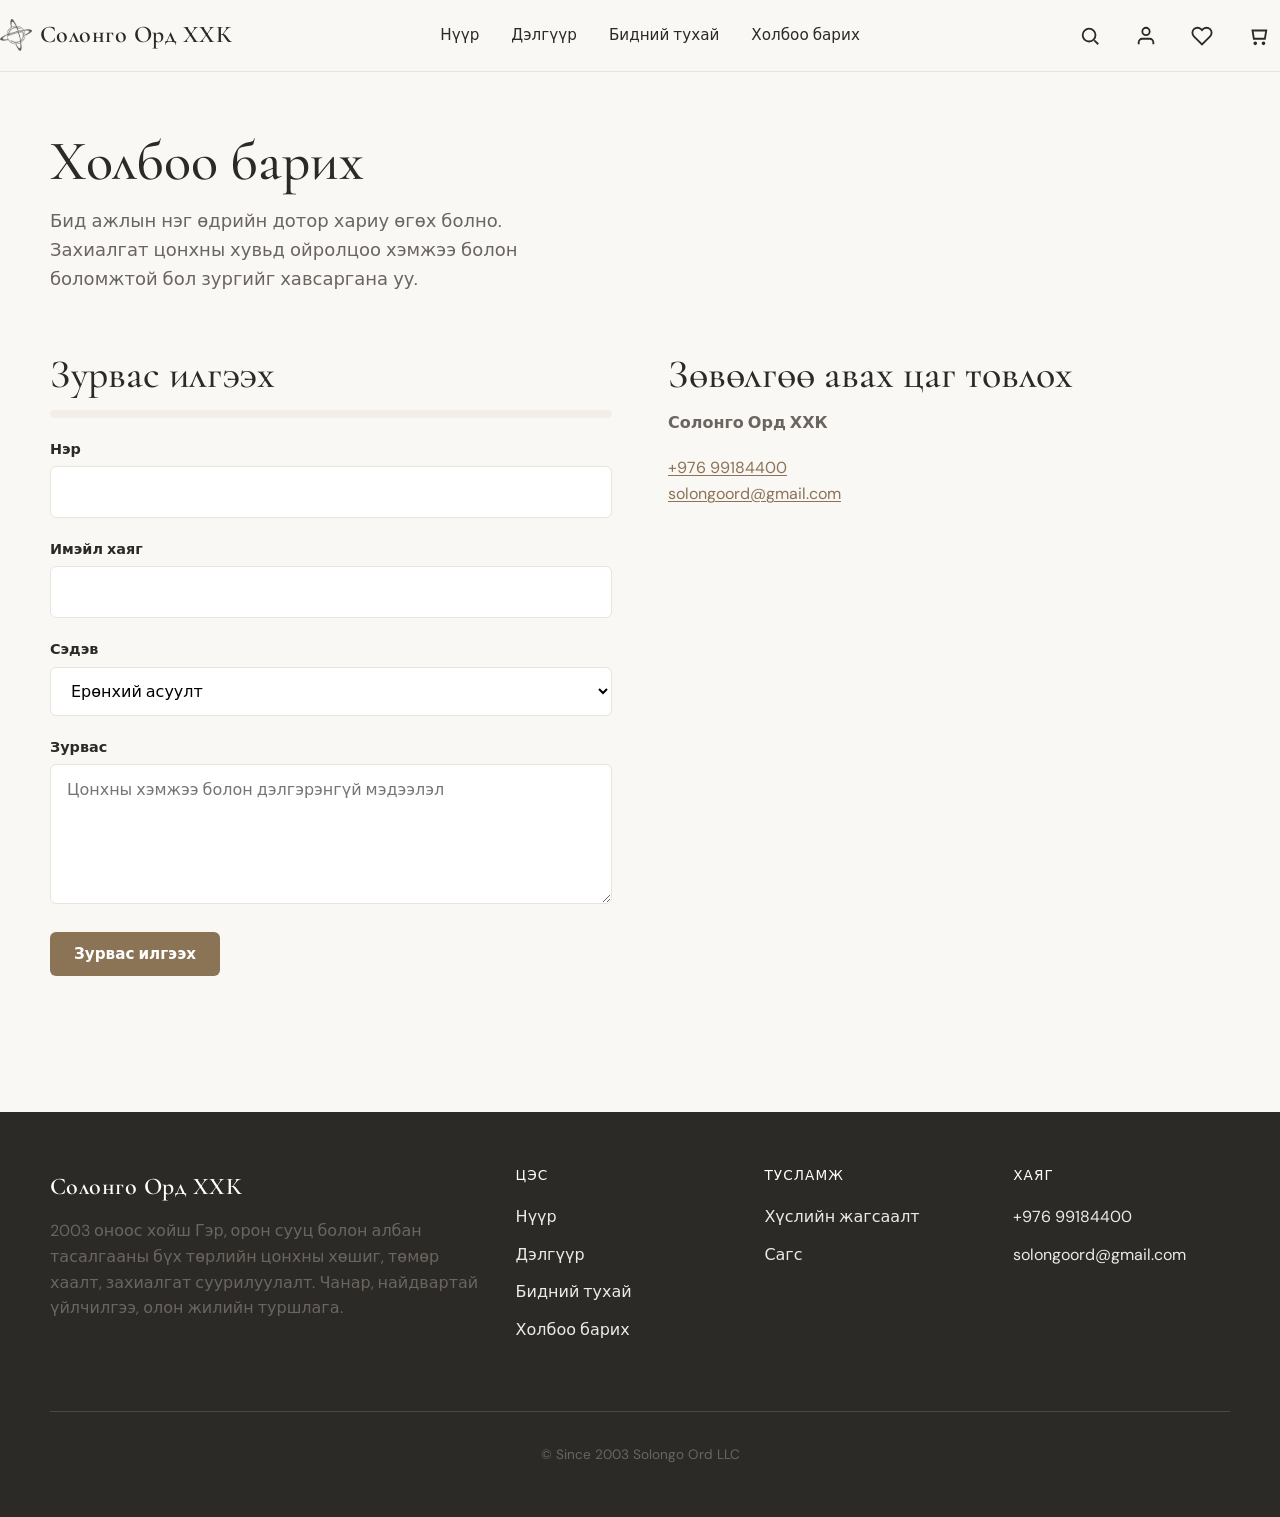
<file: contact.html>
<!DOCTYPE html>
<html lang="mn">
  <head>
    <meta charset="utf-8" />
    <meta name="viewport" content="width=device-width, initial-scale=1" />
    <meta name="description" content="Lumina Atelier-той холбоо барих — үзүүлбэрийн танхимын хаяг, утас, имэйл болон зөвлөгөө авах хүсэлт." />
    <title>Солонго Орд ХХК </title>
    <link rel="icon" type="image/png" href="website/logo.png">
    <link rel="preconnect" href="https://fonts.googleapis.com" />
    <link rel="preconnect" href="https://fonts.gstatic.com" crossorigin />
    <link
      href="https://fonts.googleapis.com/css2?family=Cormorant+Garamond:ital,wght@0,400;0,500;0,600;1,400&family=DM+Sans:ital,opsz,wght@0,9..40,400;0,9..40,500;0,9..40,600;0,9..40,700;1,9..40,400&display=swap"
      rel="stylesheet"
    />
    <link rel="stylesheet" href="css/styles.css" />
  </head>
  <body>
    <a class="skip-link" href="#main">Үндсэн агуулга руу шилжих</a>

    <header class="site-header">
      <div class="container header-inner">
        <a class="logo" href="index.html">
          <img src="website/logo.png" alt="Солонго Орд ХХК Logo" class="logo-img" />
          <span class="logo-text">Солонго Орд ХХК</span>
        </a>
        <nav class="nav-desktop" aria-label="Үндсэн цэс">
          <a href="index.html">Нүүр</a>
          <a href="shop.html">Дэлгүүр</a>
          <a href="about.html">Бидний тухай</a>
          <a href="contact.html">Холбоо барих</a>
        </nav>
        <div class="header-actions">
          <span id="user-chip" class="user-chip" hidden></span>
          <button type="button" class="icon-btn" data-open-modal="search" aria-label="Бүтээгдэхүүн хайх">
            <svg viewBox="0 0 24 24" fill="none" stroke="currentColor" stroke-width="2" aria-hidden="true">
              <circle cx="11" cy="11" r="7" />
              <path d="M21 21l-4.3-4.3" />
            </svg>
          </button>
          <button type="button" class="icon-btn" data-open-modal="auth" aria-label="Хэрэглэгчийн бүртгэл">
            <svg viewBox="0 0 24 24" fill="none" stroke="currentColor" stroke-width="2" aria-hidden="true">
              <path d="M20 21v-2a4 4 0 0 0-4-4H8a4 4 0 0 0-4 4v2" />
              <circle cx="12" cy="7" r="4" />
            </svg>
          </button>
          <a class="icon-btn" href="wishlist.html" aria-label="Хүслийн жагсаалт">
            <svg viewBox="0 0 24 24" fill="none" stroke="currentColor" stroke-width="2" aria-hidden="true">
              <path d="M20.84 4.61a5.5 5.5 0 0 0-7.78 0L12 5.67l-1.06-1.06a5.5 5.5 0 0 0-7.78 7.78l1.06 1.06L12 21.23l7.78-7.78 1.06-1.06a5.5 5.5 0 0 0 0-7.78z" />
            </svg>
            <span class="badge-count" data-wishlist-count hidden>0</span>
          </a>
          <a class="icon-btn" href="cart.html" aria-label="Сагс">
            <svg viewBox="0 0 24 24" fill="none" stroke="currentColor" stroke-width="2" aria-hidden="true">
              <path d="M6 6h15l-1.5 9h-12z" />
              <circle cx="9" cy="20" r="1" />
              <circle cx="18" cy="20" r="1" />
            </svg>
            <span class="badge-count" data-cart-count hidden>0</span>
          </a>
          <button type="button" class="icon-btn menu-toggle" aria-expanded="false" aria-controls="mobile-nav" aria-label="Цэс нээх">
            <svg viewBox="0 0 24 24" fill="none" stroke="currentColor" stroke-width="2" aria-hidden="true">
              <path d="M4 6h16M4 12h16M4 18h16" />
            </svg>
          </button>
        </div>
      </div>
    </header>

    <div id="mobile-nav" class="mobile-nav" hidden>
      <nav aria-label="Гар утасны цэс">
        <a href="index.html">Нүүр</a>
        <a href="shop.html">Дэлгүүр</a>
        <a href="about.html">Бидний тухай</a>
        <a href="contact.html">Холбоо барих</a>
        <a href="wishlist.html">Хүслийн жагсаалт</a>
        <a href="cart.html">Сагс</a>
      </nav>
    </div>

    <main id="main" class="container section">
      <header style="margin-bottom: var(--space-xl)">
        <h1>Холбоо барих</h1>
        <p class="lead">Бид ажлын нэг өдрийн дотор хариу өгөх болно. Захиалгат цонхны хувьд ойролцоо хэмжээ болон боломжтой бол зургийг хавсаргана уу.</p>
      </header>

      <div class="two-col">
        <div>
          <h2>Зурвас илгээх</h2>
          <p id="contact-status" class="tag" style="display: block; margin-bottom: var(--space-md)" hidden role="status"></p>
          <form id="contact-form" novalidate>
            <div class="form-group">
              <label for="contact-name">Нэр</label>
              <input id="contact-name" name="name" type="text" required autocomplete="name" />
            </div>
            <div class="form-group">
              <label for="contact-email">Имэйл хаяг</label>
              <input id="contact-email" name="email" type="email" required autocomplete="email" />
            </div>
            <div class="form-group">
              <label for="contact-topic">Сэдэв</label>
              <select id="contact-topic" name="topic">
                <option value="general">Ерөнхий асуулт</option>
                <option value="order">Захиалгын тусламж</option>
                <option value="custom">Захиалгаар хийлгэх / Тусгай хэмжээ</option>
                <option value="trade">Түншлэлийн хөтөлбөр</option>
              </select>
            </div>
            <div class="form-group">
              <label for="contact-message">Зурвас</label>
              <textarea id="contact-message" name="message" required placeholder="Цонхны хэмжээ болон дэлгэрэнгүй мэдээлэл"></textarea>
            </div>
            <button type="submit" class="btn btn--primary">Зурвас илгээх</button>
          </form>
        </div>
        <div>
          <h2>Зөвөлгөө авах цаг товлох</h2>
          <p>
            <strong>Солонго Орд ХХК</strong><br />
            
          </p>
          <p>
            <a href="tel:+97699184400">+976 99184400<br />
            <a href="mailto:solongoord@gmail.com">solongoord@gmail.com</a>
          </p>
          <!-- <p class="muted">Пү–Бя 10:00–18:00 · Бүтэн байшингийн зөвлөгөө авах бол урьдчилж цаг захиалахыг зөвлөж байна.</p> -->
          <!-- <div class="map-embed" style="margin-top: var(--space-md)">
            <iframe
              title="SoHo дахь Lumina Atelier үзүүлбэрийн танхимын байршил"
              loading="lazy"
              referrerpolicy="no-referrer-when-downgrade"
              src="https://www.openstreetmap.org/export/embed.html?bbox=-74.0046%2C40.7198%2C-73.9988%2C40.7240&amp;layer=mapnik&amp;marker=40.7219%2C-74.0017"
            ></iframe>
          </div> -->
          <!-- <p class="form-hint"><a href="https://www.openstreetmap.org/?mlat=40.7219&amp;mlon=-74.0017#map=17/40.7219/-74.0017">Том газрын зураг нээх</a></p> -->
        </div>
      </div>
    </main>

    <footer class="site-footer">
      <div class="container footer-grid">
        <div class="footer-brand">
          <a class="logo" href="index.html">Солонго Орд ХХК</a>
          <p>2003 оноос хойш Гэр, орон сууц болон албан тасалгааны бүх төрлийн цонхны хөшиг, төмөр хаалт, захиалгат суурилуулалт. Чанар, найдвартай үйлчилгээ, олон жилийн туршлага.</p>
        </div>
        <div class="footer-col">
          <h4>Цэс</h4>
          <ul>
            <li><a href="index.html">Нүүр</a></li>
            <li><a href="shop.html">Дэлгүүр</a></li>
            <li><a href="about.html">Бидний тухай</a></li>
            <li><a href="contact.html">Холбоо барих</a></li>
          </ul>
        </div>
        <div class="footer-col">
          <h4>Тусламж</h4>
          <ul>
            <li><a href="wishlist.html">Хүслийн жагсаалт</a></li>
            <li><a href="cart.html">Сагс</a></li>
          </ul>
        </div>
        <div class="footer-col">
          <h4>Хаяг</h4>
          <ul>
            <li><a href="tel:+97699184400">+976 99184400</a></li>
            <li><a href="mailto:solongoord@gmail.com">solongoord@gmail.com</a></li>
          </ul>
        </div>
      </div>
      <div class="container footer-bottom">
        <p>© Since 2003 Solongo Ord LLC</p>
      </div>
    </footer>

    <div class="modal-backdrop" data-modal-backdrop="search" aria-hidden="true"></div>
    <div class="modal search-modal" data-modal="search" role="dialog" aria-modal="true" aria-labelledby="search-title" aria-hidden="true">
      <div class="modal__head">
        <h2 id="search-title">Хайх</h2>
        <button type="button" class="modal-close" data-close-modal="search" aria-label="Хайлтыг хаах">×</button>
      </div>
      <label class="visually-hidden" for="search-input">Бүтээгдэхүүн хайх</label>
      <input id="search-input" type="search" placeholder="Хөшиг, материал хайх…" autocomplete="off" />
      <ul id="search-results" class="search-results"></ul>
    </div>

    <div class="modal-backdrop" data-modal-backdrop="auth" aria-hidden="true"></div>
    <div class="modal" data-modal="auth" role="dialog" aria-modal="true" aria-labelledby="auth-title" aria-hidden="true">
      <div class="modal__head">
        <h2 id="auth-title">Таны бүртгэл</h2>
        <button type="button" class="modal-close" data-close-modal="auth" aria-label="Бүртгэлийн цонхыг хаах">×</button>
      </div>
      <p class="muted" style="margin-top: 0">Демо нэвтрэх хэсэг — зөвхөн энэ төхөөрөмж дээр таны нэрийг хадгална.</p>
      <div class="auth-tabs">
        <button type="button" class="is-selected" data-auth-tab="login">Нэвтрэх</button>
        <button type="button" data-auth-tab="signup">Бүртгүүлэх</button>
      </div>
      <form id="auth-form">
        <input type="hidden" name="mode" value="login" />
        <div class="form-group">
          <label for="auth-email">Имэйл хаяг</label>
          <input id="auth-email" name="email" type="email" required autocomplete="email" />
        </div>
        <div class="form-group">
          <label for="auth-name" id="auth-name-label">Харагдах нэр (заавал биш)</label>
          <input id="auth-name" name="name" type="text" autocomplete="name" />
        </div>
        <button type="submit" class="btn btn--primary" style="width: 100%">Үргэлжлүүлэх</button>
      </form>
      <p class="text-center" style="margin-top: var(--space-md)">
        <button type="button" class="btn btn--ghost" id="auth-logout" style="width: 100%">Гарах</button>
      </p>
    </div>

    <script src="js/products-data.js"></script>
    <script src="js/storage.js"></script>
    <script src="js/main.js"></script>
    <script src="js/contact-page.js"></script>
  </body>
</html>
</file>
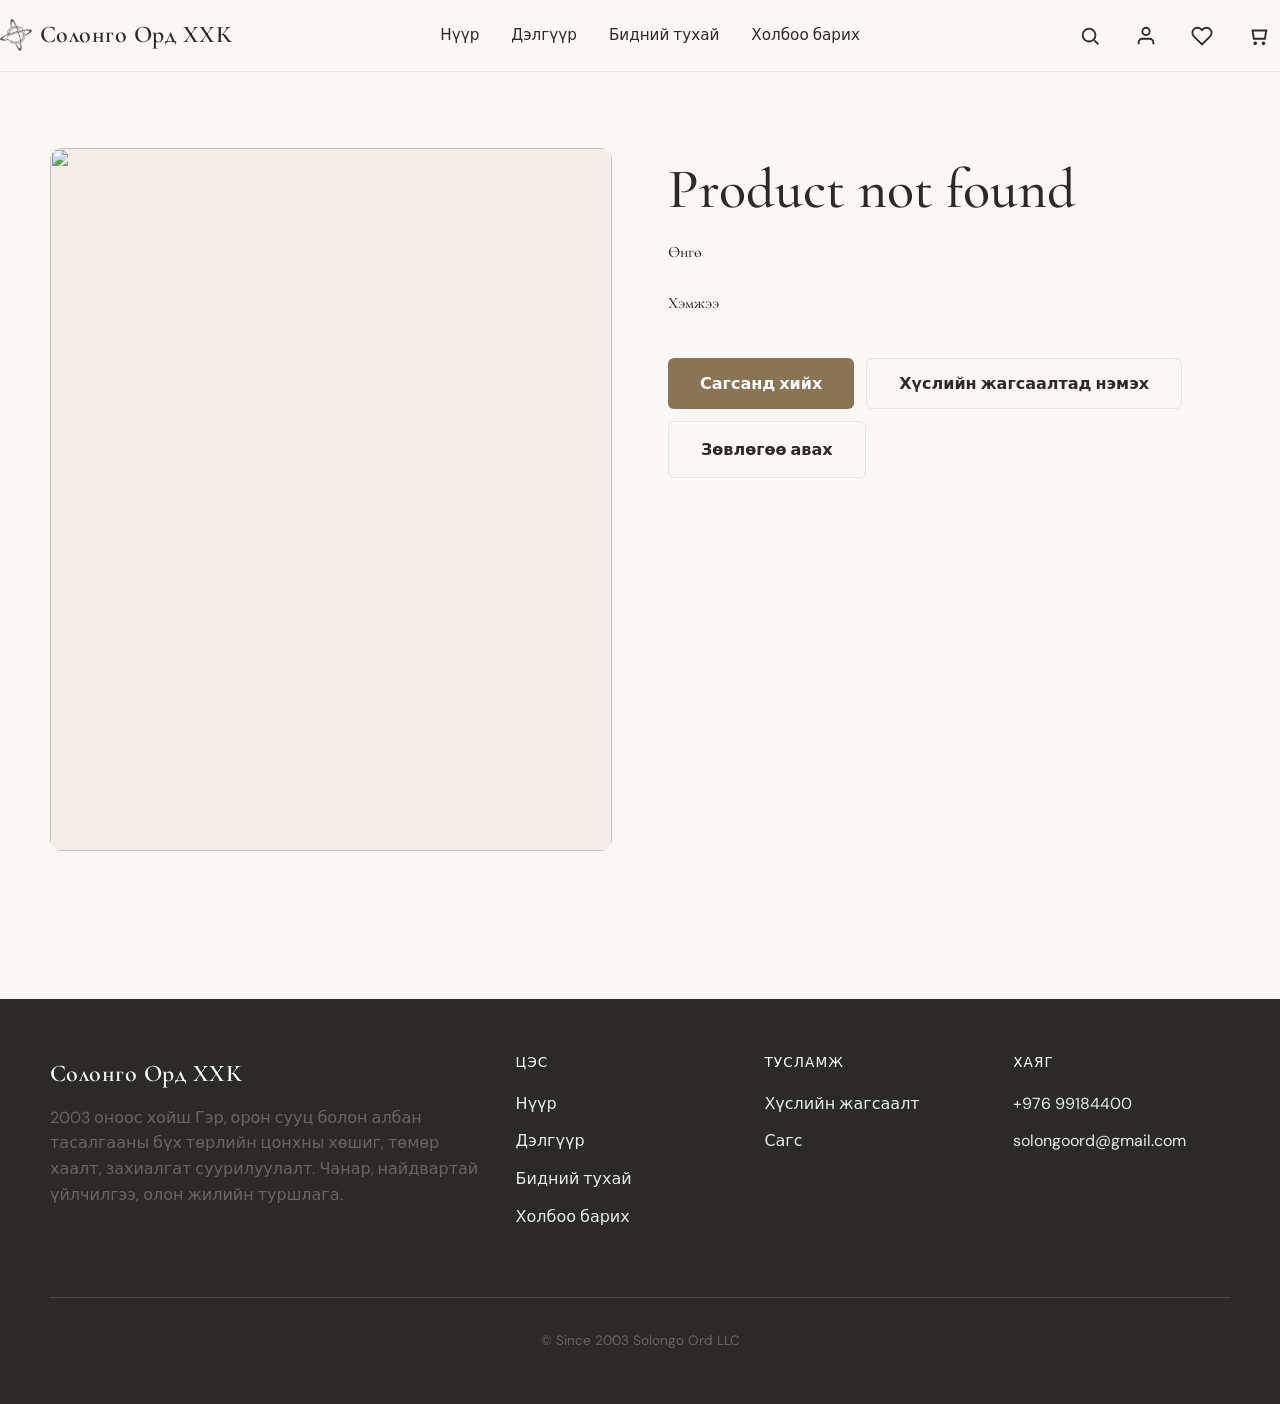
<file: product.html>
<!DOCTYPE html>
<html lang="mn">
  <head>
    <meta charset="utf-8" />
    <meta name="viewport" content="width=device-width, initial-scale=1" />
    <meta name="description" content="Бүтээгдэхүүний дэлгэрэнгүй — Lumina Atelier хөшиг болон наалтууд." />
    <title>Солонго Орд ХХК </title>
    <link rel="icon" type="image/png" href="website/logo.png">
    <link rel="preconnect" href="https://fonts.googleapis.com" />
    <link rel="preconnect" href="https://fonts.gstatic.com" crossorigin />
    <link
      href="https://fonts.googleapis.com/css2?family=Cormorant+Garamond:ital,wght@0,400;0,500;0,600;1,400&family=DM+Sans:ital,opsz,wght@0,9..40,400;0,9..40,500;0,9..40,600;0,9..40,700;1,9..40,400&display=swap"
      rel="stylesheet"
    />
    <link rel="stylesheet" href="css/styles.css" />
    <script type="application/ld+json" id="jsonld-product"></script>
  </head>
  <body>
    <a class="skip-link" href="#main">Үндсэн агуулга руу шилжих</a>

    <header class="site-header">
      <div class="container header-inner">
        <a class="logo" href="index.html">
          <img src="website/logo.png" alt="Солонго Орд ХХК Logo" class="logo-img" />
          <span class="logo-text">Солонго Орд ХХК</span>
        </a>
        <nav class="nav-desktop" aria-label="Үндсэн цэс">
          <a href="index.html">Нүүр</a>
          <a href="shop.html">Дэлгүүр</a>
          <a href="about.html">Бидний тухай</a>
          <a href="contact.html">Холбоо барих</a>
        </nav>
        <div class="header-actions">
          <span id="user-chip" class="user-chip" hidden></span>
          <button type="button" class="icon-btn" data-open-modal="search" aria-label="Бүтээгдэхүүн хайх">
            <svg viewBox="0 0 24 24" fill="none" stroke="currentColor" stroke-width="2" aria-hidden="true">
              <circle cx="11" cy="11" r="7" />
              <path d="M21 21l-4.3-4.3" />
            </svg>
          </button>
          <button type="button" class="icon-btn" data-open-modal="auth" aria-label="Хэрэглэгчийн бүртгэл">
            <svg viewBox="0 0 24 24" fill="none" stroke="currentColor" stroke-width="2" aria-hidden="true">
              <path d="M20 21v-2a4 4 0 0 0-4-4H8a4 4 0 0 0-4 4v2" />
              <circle cx="12" cy="7" r="4" />
            </svg>
          </button>
          <a class="icon-btn" href="wishlist.html" aria-label="Хүслийн жагсаалт">
            <svg viewBox="0 0 24 24" fill="none" stroke="currentColor" stroke-width="2" aria-hidden="true">
              <path d="M20.84 4.61a5.5 5.5 0 0 0-7.78 0L12 5.67l-1.06-1.06a5.5 5.5 0 0 0-7.78 7.78l1.06 1.06L12 21.23l7.78-7.78 1.06-1.06a5.5 5.5 0 0 0 0-7.78z" />
            </svg>
            <span class="badge-count" data-wishlist-count hidden>0</span>
          </a>
          <a class="icon-btn" href="cart.html" aria-label="Сагс">
            <svg viewBox="0 0 24 24" fill="none" stroke="currentColor" stroke-width="2" aria-hidden="true">
              <path d="M6 6h15l-1.5 9h-12z" />
              <circle cx="9" cy="20" r="1" />
              <circle cx="18" cy="20" r="1" />
            </svg>
            <span class="badge-count" data-cart-count hidden>0</span>
          </a>
          <button type="button" class="icon-btn menu-toggle" aria-expanded="false" aria-controls="mobile-nav" aria-label="Цэс нээх">
            <svg viewBox="0 0 24 24" fill="none" stroke="currentColor" stroke-width="2" aria-hidden="true">
              <path d="M4 6h16M4 12h16M4 18h16" />
            </svg>
          </button>
        </div>
      </div>
    </header>
    <div id="mobile-nav" class="mobile-nav" hidden>
      <nav aria-label="Гар утасны цэс">
        <a href="index.html">Нүүр</a>
        <a href="shop.html">Дэлгүүр</a>
        <a href="about.html">Бидний тухай</a>
        <a href="contact.html">Холбоо барих</a>
        <a href="wishlist.html">Хүслийн жагсаалт</a>
        <a href="cart.html">Сагс</a>
      </nav>
    </div>

    <main id="main" class="container section">
      <nav id="pd-breadcrumb" class="muted" style="margin-bottom: var(--space-md)" aria-label="Хөтөч цэс"></nav>
      <div class="pd-grid">
        <div class="pd-gallery">
          <div class="pd-gallery__main">
            <img id="pd-main-img" src="" alt="" width="800" height="1000" />
          </div>
          <div id="pd-thumbs" class="pd-thumbs"></div>
        </div>
        <div>
          <p id="pd-sku" class="muted" style="margin: 0 0 0.5rem"></p>
          <h1 id="pd-title">Түр хүлээнэ үү…</h1>
          <div id="pd-price" style="margin: var(--space-md) 0"></div>
          <p id="pd-desc"></p>
          <h2 class="h3" style="font-size: 1rem; margin: var(--space-md) 0 var(--space-sm)">Өнгө</h2>
          <div id="pd-colors" class="option-row" role="radiogroup" aria-label="Өнгө"></div>
          <h2 class="h3" style="font-size: 1rem; margin: var(--space-md) 0 var(--space-sm)">Хэмжээ</h2>
          <div id="pd-sizes" class="option-row" role="radiogroup" aria-label="Хэмжээ"></div>
          <div style="display: flex; flex-wrap: wrap; gap: var(--space-sm); margin-top: var(--space-lg)">
            <button type="button" class="btn btn--primary btn--large" id="pd-add">Сагсанд хийх</button>
            <button type="button" class="btn btn--ghost btn--large" id="pd-wishlist" aria-pressed="false">Хүслийн жагсаалтад нэмэх</button>
            <a class="btn btn--ghost btn--large" id="pd-consult" href="contact.html" hidden>Зөвлөгөө авах</a>
          </div>
        </div>
      </div>

      <!-- <section class="section section--tight" aria-labelledby="reviews-heading">
        <h2 id="reviews-heading">Хэрэглэгчийн сэтгэгдэл</h2>
        <div id="pd-reviews"></div>
      </section> -->

      <!-- <section class="section section--tight" aria-labelledby="related-heading">
        <h2 id="related-heading">Танд таалагдаж магадгүй бүтээгдэхүүнүүд</h2>
        <div id="pd-related" class="grid-3"></div>
      </section> -->
    </main>

    <footer class="site-footer">
      <div class="container footer-grid">
        <div class="footer-brand">
          <a class="logo" href="index.html">Солонго Орд ХХК</a>
          <p>2003 оноос хойш Гэр, орон сууц болон албан тасалгааны бүх төрлийн цонхны хөшиг, төмөр хаалт, захиалгат суурилуулалт. Чанар, найдвартай үйлчилгээ, олон жилийн туршлага.</p>
        </div>
        <div class="footer-col">
          <h4>Цэс</h4>
          <ul>
            <li><a href="index.html">Нүүр</a></li>
            <li><a href="shop.html">Дэлгүүр</a></li>
            <li><a href="about.html">Бидний тухай</a></li>
            <li><a href="contact.html">Холбоо барих</a></li>
          </ul>
        </div>
        <div class="footer-col">
          <h4>Тусламж</h4>
          <ul>
            <li><a href="wishlist.html">Хүслийн жагсаалт</a></li>
            <li><a href="cart.html">Сагс</a></li>
          </ul>
        </div>
        <div class="footer-col">
          <h4>Хаяг</h4>
          <ul>
            <li><a href="tel:+97699184400">+976 99184400</a></li>
            <li><a href="mailto:solongoord@gmail.com">solongoord@gmail.com</a></li>
          </ul>
        </div>
      </div>
      <div class="container footer-bottom">
        <p>© Since 2003 Solongo Ord LLC</p>
      </div>
    </footer>

    <div class="modal-backdrop" data-modal-backdrop="search" aria-hidden="true"></div>
    <div class="modal search-modal" data-modal="search" role="dialog" aria-modal="true" aria-labelledby="search-title" aria-hidden="true">
      <div class="modal__head">
        <h2 id="search-title">Хайх</h2>
        <button type="button" class="modal-close" data-close-modal="search" aria-label="Хайлтыг хаах">×</button>
      </div>
      <label class="visually-hidden" for="search-input">Бүтээгдэхүүн хайх</label>
      <input id="search-input" type="search" placeholder="Хөшиг, материал хайх…" autocomplete="off" />
      <ul id="search-results" class="search-results"></ul>
    </div>

    <div class="modal-backdrop" data-modal-backdrop="auth" aria-hidden="true"></div>
    <div class="modal" data-modal="auth" role="dialog" aria-modal="true" aria-labelledby="auth-title" aria-hidden="true">
      <div class="modal__head">
        <h2 id="auth-title">Таны бүртгэл</h2>
        <button type="button" class="modal-close" data-close-modal="auth" aria-label="Бүртгэлийн цонхыг хаах">×</button>
      </div>
      <p class="muted" style="margin-top: 0">Демо нэвтрэх хэсэг — зөвхөн энэ төхөөрөмж дээр таны нэрийг хадгална.</p>
      <div class="auth-tabs">
        <button type="button" class="is-selected" data-auth-tab="login">Нэвтрэх</button>
        <button type="button" data-auth-tab="signup">Бүртгүүрэх</button>
      </div>
      <form id="auth-form">
        <input type="hidden" name="mode" value="login" />
        <div class="form-group">
          <label for="auth-email">Имэйл хаяг</label>
          <input id="auth-email" name="email" type="email" required autocomplete="email" />
        </div>
        <div class="form-group">
          <label for="auth-name" id="auth-name-label">Харагдах нэр (заавал биш)</label>
          <input id="auth-name" name="name" type="text" autocomplete="name" />
        </div>
        <button type="submit" class="btn btn--primary" style="width: 100%">Үргэлжлүүлэх</button>
      </form>
      <p class="text-center" style="margin-top: var(--space-md)">
        <button type="button" class="btn btn--ghost" id="auth-logout" style="width: 100%">Гарах</button>
      </p>
    </div>

    <script src="js/products-data.js"></script>
    <script src="js/storage.js"></script>
    <script src="js/main.js"></script>
    <script src="js/product-page.js"></script>
  </body>
</html>
</file>
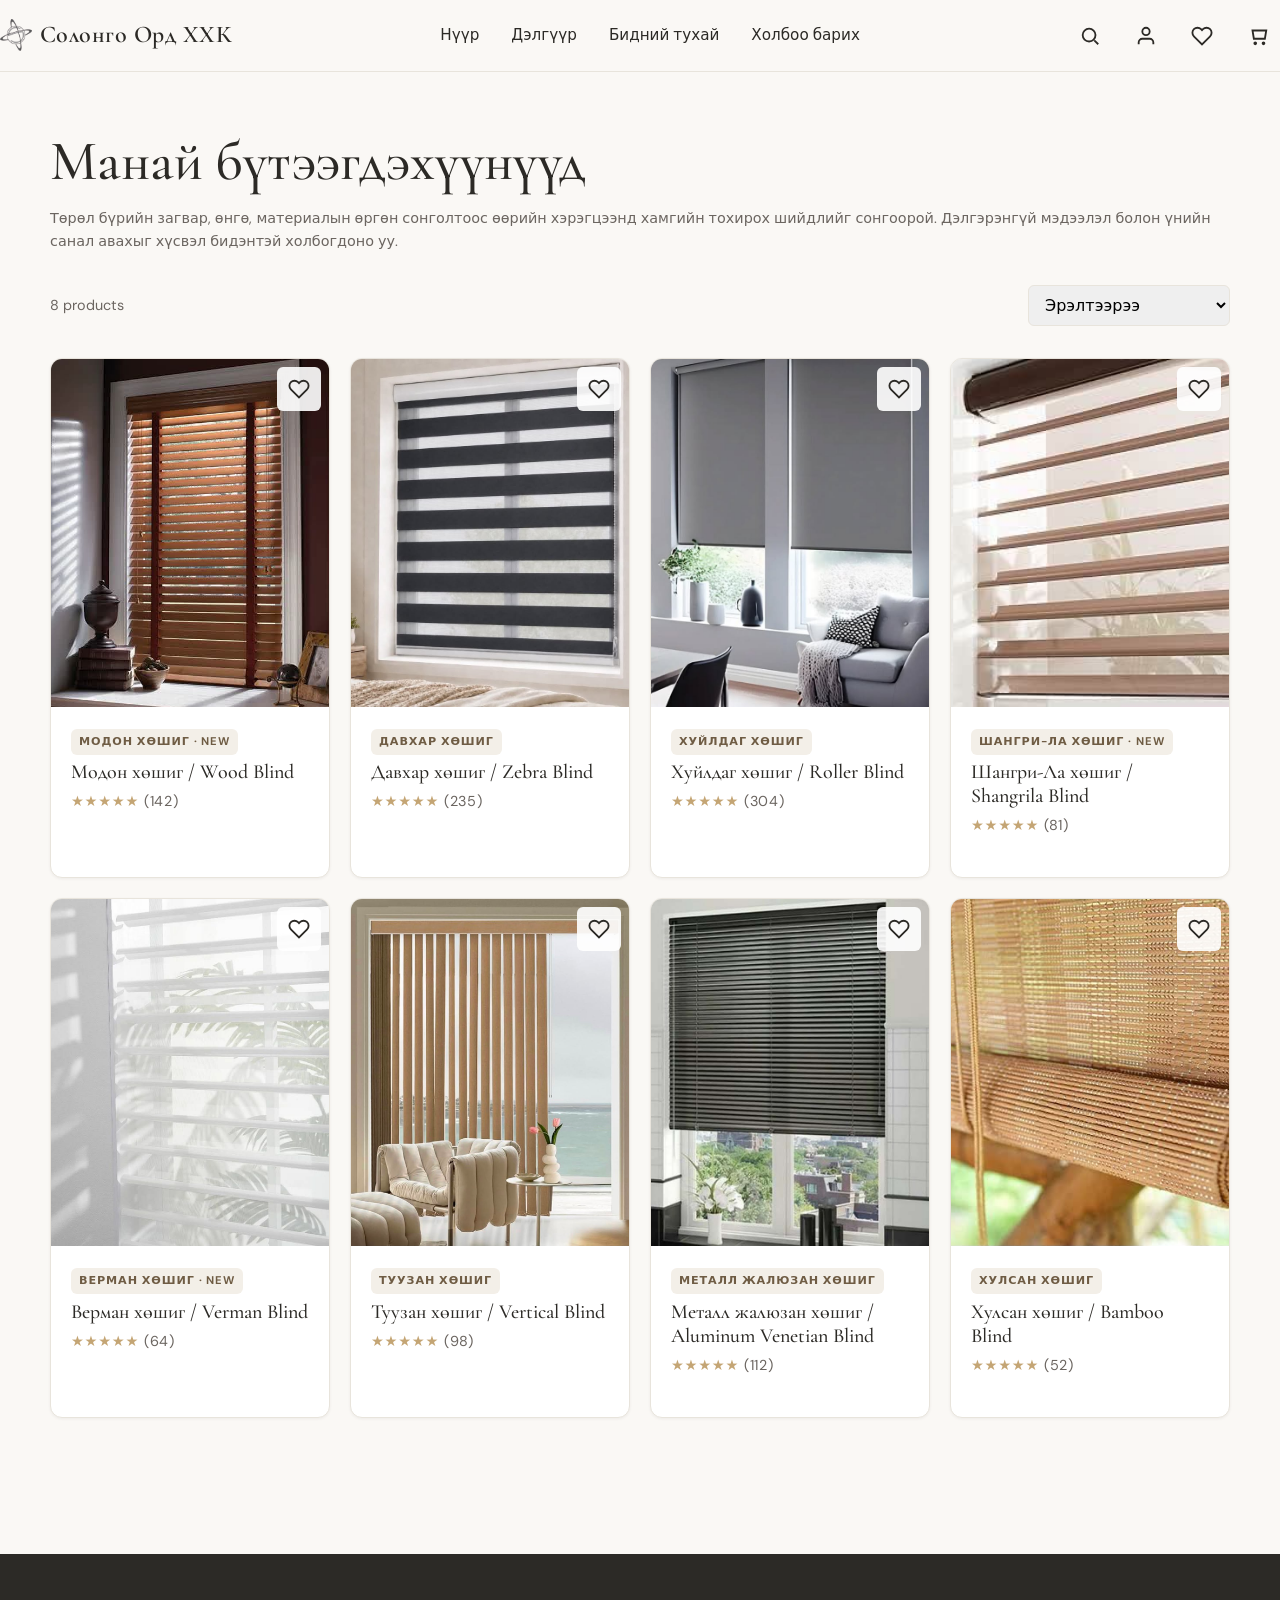
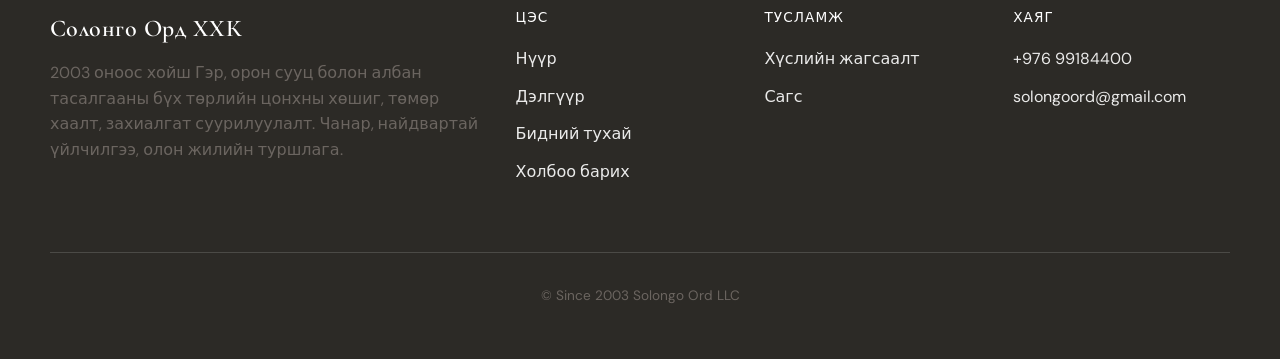
<file: shop.html>
<!DOCTYPE html>
<html lang="mn">
  <head>
    <meta charset="utf-8" />
    <meta name="viewport" content="width=device-width, initial-scale=1" />
    <meta name="description" content="Lumina Atelier хөшиг болон наалтуудыг сонирхох." />
    <title>Солонго Орд ХХК </title>
    <link rel="icon" type="image/png" href="website/logo.png">
    <link rel="preconnect" href="https://fonts.googleapis.com" />
    <link rel="preconnect" href="https://fonts.gstatic.com" crossorigin />
    <link
      href="https://fonts.googleapis.com/css2?family=Cormorant+Garamond:ital,wght@0,400;0,500;0,600;1,400&family=DM+Sans:ital,opsz,wght@0,9..40,400;0,9..40,500;0,9..40,600;0,9..40,700;1,9..40,400&display=swap"
      rel="stylesheet"
    />
    <link rel="stylesheet" href="css/styles.css" />
  </head>
  <body>
    <a class="skip-link" href="#main">Үндсэн агуулга руу шилжих</a>

    <header class="site-header">
      <div class="container header-inner">
        <a class="logo" href="index.html">
          <img src="website/logo.png" alt="Солонго Орд ХХК Logo" class="logo-img" />
          <span class="logo-text">Солонго Орд ХХК</span>
        </a>
        <nav class="nav-desktop" aria-label="Үндсэн цэс">
          <a href="index.html">Нүүр</a>
          <a href="shop.html">Дэлгүүр</a>
          <a href="about.html">Бидний тухай</a>
          <a href="contact.html">Холбоо барих</a>
        </nav>
        <div class="header-actions">
          <span id="user-chip" class="user-chip" hidden></span>
          <button type="button" class="icon-btn" data-open-modal="search" aria-label="Бүтээгдэхүүн хайх">
            <svg viewBox="0 0 24 24" fill="none" stroke="currentColor" stroke-width="2" aria-hidden="true">
              <circle cx="11" cy="11" r="7" />
              <path d="M21 21l-4.3-4.3" />
            </svg>
          </button>
          <button type="button" class="icon-btn" data-open-modal="auth" aria-label="Хэрэглэгчийн бүртгэл">
            <svg viewBox="0 0 24 24" fill="none" stroke="currentColor" stroke-width="2" aria-hidden="true">
              <path d="M20 21v-2a4 4 0 0 0-4-4H8a4 4 0 0 0-4 4v2" />
              <circle cx="12" cy="7" r="4" />
            </svg>
          </button>
          <a class="icon-btn" href="wishlist.html" aria-label="Хүслийн жагсаалт">
            <svg viewBox="0 0 24 24" fill="none" stroke="currentColor" stroke-width="2" aria-hidden="true">
              <path d="M20.84 4.61a5.5 5.5 0 0 0-7.78 0L12 5.67l-1.06-1.06a5.5 5.5 0 0 0-7.78 7.78l1.06 1.06L12 21.23l7.78-7.78 1.06-1.06a5.5 5.5 0 0 0 0-7.78z" />
            </svg>
            <span class="badge-count" data-wishlist-count hidden>0</span>
          </a>
          <a class="icon-btn" href="cart.html" aria-label="Сагс">
            <svg viewBox="0 0 24 24" fill="none" stroke="currentColor" stroke-width="2" aria-hidden="true">
              <path d="M6 6h15l-1.5 9h-12z" />
              <circle cx="9" cy="20" r="1" />
              <circle cx="18" cy="20" r="1" />
            </svg>
            <span class="badge-count" data-cart-count hidden>0</span>
          </a>
          <button type="button" class="icon-btn menu-toggle" aria-expanded="false" aria-controls="mobile-nav" aria-label="Цэс нээх">
            <svg viewBox="0 0 24 24" fill="none" stroke="currentColor" stroke-width="2" aria-hidden="true">
              <path d="M4 6h16M4 12h16M4 18h16" />
            </svg>
          </button>
        </div>
      </div>
    </header>

    <div id="mobile-nav" class="mobile-nav" hidden>
      <nav aria-label="Гар утасны цэс">
        <a href="index.html">Нүүр</a>
        <a href="shop.html">Дэлгүүр</a>
        <a href="about.html">Бидний тухай</a>
        <a href="contact.html">Холбоо барих</a>
        <a href="wishlist.html">Хүслийн жагсаалт</a>
        <a href="cart.html">Сагс</a>
      </nav>
    </div>

    <main id="main" class="container section">
      <header style="margin-bottom: var(--space-lg)">
        <h1>Манай бүтээгдэхүүнүүд</h1>
        
        <p id="shop-search-hint" class="muted" style="margin: 0">Төрөл бүрийн загвар, өнгө, материалын өргөн сонголтоос өөрийн хэрэгцээнд хамгийн тохирох шийдлийг сонгоорой. Дэлгэрэнгүй мэдээлэл болон үнийн санал авахыг хүсвэл бидэнтэй холбогдоно уу.</p>
      </header>

      <div class="shop-toolbar" style="margin-bottom: var(--space-lg)">
        <p id="shop-result-count" class="muted" style="margin: 0">0 бүтээгдэхүүн</p>
        <div>
          <label>
            <span class="visually-hidden">Эрэмбэлэх</span>
            <select id="shop-sort" aria-label="Бүтээгдэхүүн эрэмбэлэх">
              <option value="popularity">Эрэлтээрээ</option>
              <option value="newest">Хамгийн сүүлийнх</option>
            </select>
          </label>
        </div>
      </div>

      <!-- Single grid container with no sidebar sidebar panel -->
      <div id="shop-grid" class="grid-4"></div>
    </main>

    <footer class="site-footer">
      <div class="container footer-grid">
        <div class="footer-brand">
          <a class="logo" href="index.html">Солонго Орд ХХК</a>
          <p>2003 оноос хойш Гэр, орон сууц болон албан тасалгааны бүх төрлийн цонхны хөшиг, төмөр хаалт, захиалгат суурилуулалт. Чанар, найдвартай үйлчилгээ, олон жилийн туршлага.</p>
        </div>
        <div class="footer-col">
          <h4>Цэс</h4>
          <ul>
            <li><a href="index.html">Нүүр</a></li>
            <li><a href="shop.html">Дэлгүүр</a></li>
            <li><a href="about.html">Бидний тухай</a></li>
            <li><a href="contact.html">Холбоо барих</a></li>
          </ul>
        </div>
        <div class="footer-col">
          <h4>Тусламж</h4>
          <ul>
            <li><a href="wishlist.html">Хүслийн жагсаалт</a></li>
            <li><a href="cart.html">Сагс</a></li>
          </ul>
        </div>
        <div class="footer-col">
          <h4>Хаяг</h4>
          <ul>
            <li><a href="tel:+97699184400">+976 99184400</a></li>
            <li><a href="mailto:solongoord@gmail.com">solongoord@gmail.com</a></li>
          </ul>
        </div>
      </div>
      <div class="container footer-bottom">
        <p>© Since 2003 Solongo Ord LLC</p>
      </div>
    </footer>

    <div class="modal-backdrop" data-modal-backdrop="search" aria-hidden="true"></div>
    <div class="modal search-modal" data-modal="search" role="dialog" aria-modal="true" aria-labelledby="search-title" aria-hidden="true">
      <div class="modal__head">
        <h2 id="search-title">Хайх</h2>
        <button type="button" class="modal-close" data-close-modal="search" aria-label="Хайлтыг хаах">×</button>
      </div>
      <label class="visually-hidden" for="search-input">Бүтээгдэхүүн хайх</label>
      <input id="search-input" type="search" placeholder="Хөшиг, материал хайх…" autocomplete="off" />
      <ul id="search-results" class="search-results"></ul>
    </div>

    <div class="modal-backdrop" data-modal-backdrop="auth" aria-hidden="true"></div>
    <div class="modal" data-modal="auth" role="dialog" aria-modal="true" aria-labelledby="auth-title" aria-hidden="true">
      <div class="modal__head">
        <h2 id="auth-title">Таны бүртгэл</h2>
        <button type="button" class="modal-close" data-close-modal="auth" aria-label="Бүртгэлийн цонхыг хаах">×</button>
      </div>
      <p class="muted" style="margin-top: 0">Демо нэвтрэх хэсэг — зөвхөн энэ төхөөрөмж дээр таны нэрийг хадгална.</p>
      <div class="auth-tabs">
        <button type="button" class="is-selected" data-auth-tab="login">Нэвтрэх</button>
        <button type="button" data-auth-tab="signup">Бүртгүүрэх</button>
      </div>
      <form id="auth-form">
        <input type="hidden" name="mode" value="login" />
        <div class="form-group">
          <label for="auth-email">Имэйл хаяг</label>
          <input id="auth-email" name="email" type="email" required autocomplete="email" />
        </div>
        <div class="form-group">
          <label for="auth-name" id="auth-name-label">Харагдах нэр (заавал биш)</label>
          <input id="auth-name" name="name" type="text" autocomplete="name" />
        </div>
        <button type="submit" class="btn btn--primary" style="width: 100%">Үргэлжлүүлэх</button>
      </form>
      <p class="text-center" style="margin-top: var(--space-md)">
        <button type="button" class="btn btn--ghost" id="auth-logout" style="width: 100%">Гарах</button>
      </p>
    </div>

    <script src="js/products-data.js"></script>
    <script src="js/storage.js"></script>
    <script src="js/main.js"></script>
    <script src="js/shop-page.js"></script>
  </body>
</html>
</file>
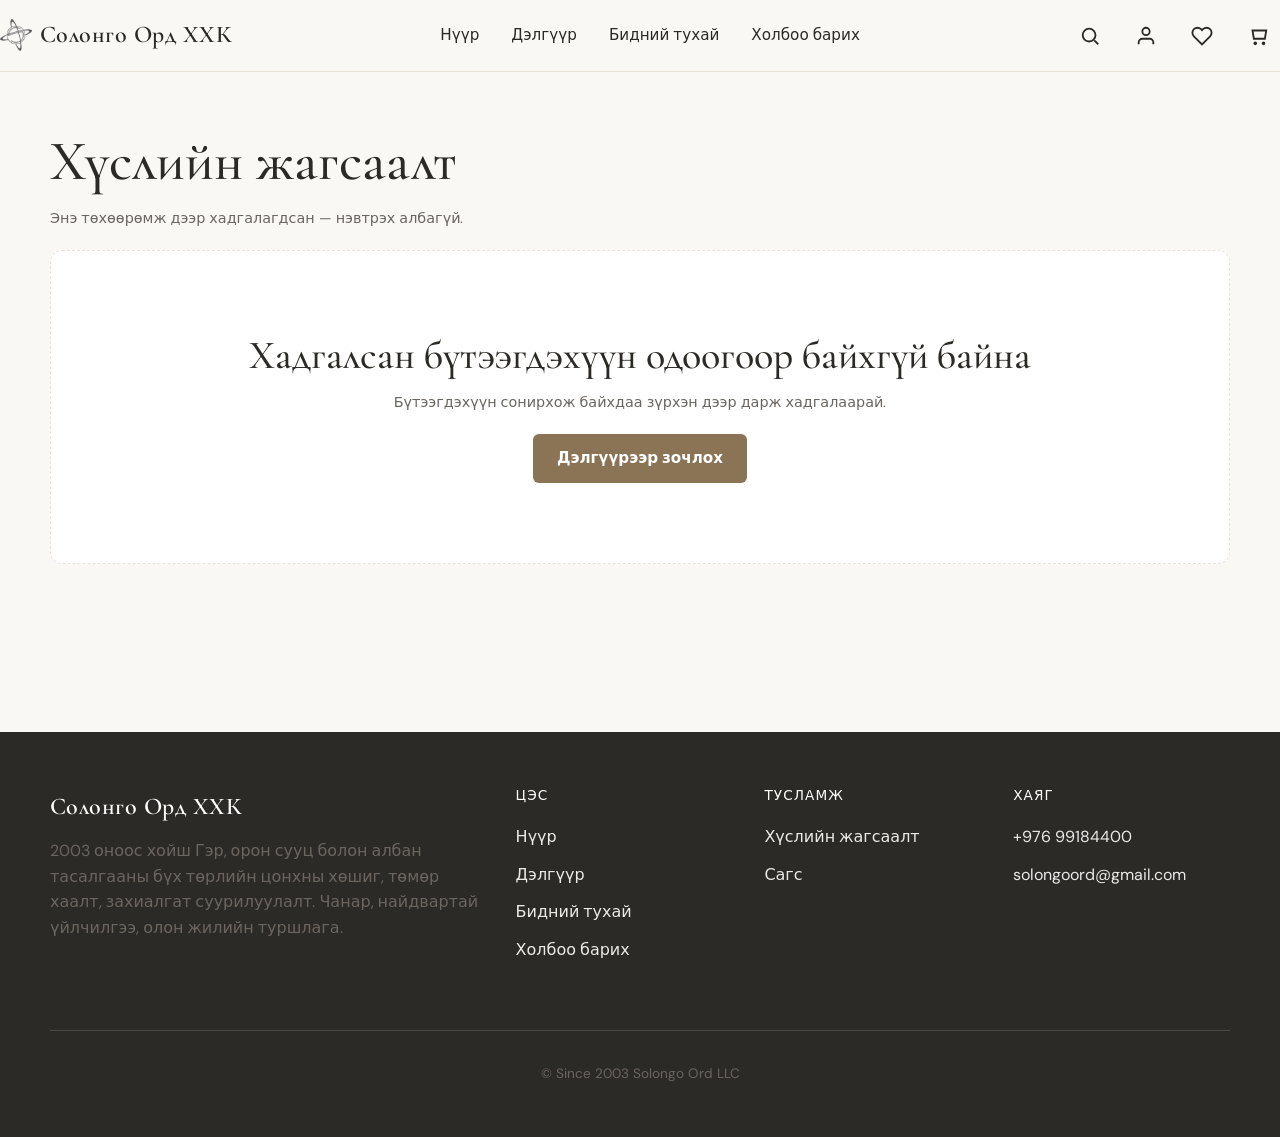
<file: wishlist.html>
<!DOCTYPE html>
<html lang="mn">
  <head>
    <meta charset="utf-8" />
    <meta name="viewport" content="width=device-width, initial-scale=1" />
    <meta name="description" content="Lumina Atelier дахь таны хадгалсан бүтээгдэхүүнүүд." />
    <title>Солонго Орд ХХК </title>
    <link rel="icon" type="image/png" href="website/logo.png">
    <link rel="preconnect" href="https://fonts.googleapis.com" />
    <link rel="preconnect" href="https://fonts.gstatic.com" crossorigin />
    <link
      href="https://fonts.googleapis.com/css2?family=Cormorant+Garamond:ital,wght@0,400;0,500;0,600;1,400&family=DM+Sans:ital,opsz,wght@0,9..40,400;0,9..40,500;0,9..40,600;0,9..40,700;1,9..40,400&display=swap"
      rel="stylesheet"
    />
    <link rel="stylesheet" href="css/styles.css" />
  </head>
  <body>
    <a class="skip-link" href="#main">Үндсэн агуулга руу шилжих</a>

    <header class="site-header">
      <div class="container header-inner">
        <a class="logo" href="index.html">
          <img src="website/logo.png" alt="Солонго Орд ХХК Logo" class="logo-img" />
          <span class="logo-text">Солонго Орд ХХК</span>
        </a>
        <nav class="nav-desktop" aria-label="Үндсэн цэс">
          <a href="index.html">Нүүр</a>
          <a href="shop.html">Дэлгүүр</a>
          <a href="about.html">Бидний тухай</a>
          <a href="contact.html">Холбоо барих</a>
        </nav>
        <div class="header-actions">
          <span id="user-chip" class="user-chip" hidden></span>
          <button type="button" class="icon-btn" data-open-modal="search" aria-label="Бүтээгдэхүүн хайх">
            <svg viewBox="0 0 24 24" fill="none" stroke="currentColor" stroke-width="2" aria-hidden="true">
              <circle cx="11" cy="11" r="7" />
              <path d="M21 21l-4.3-4.3" />
            </svg>
          </button>
          <button type="button" class="icon-btn" data-open-modal="auth" aria-label="Хэрэглэгчийн бүртгэл">
            <svg viewBox="0 0 24 24" fill="none" stroke="currentColor" stroke-width="2" aria-hidden="true">
              <path d="M20 21v-2a4 4 0 0 0-4-4H8a4 4 0 0 0-4 4v2" />
              <circle cx="12" cy="7" r="4" />
            </svg>
          </button>
          <a class="icon-btn" href="wishlist.html" aria-label="Хүслийн жагсаалт">
            <svg viewBox="0 0 24 24" fill="none" stroke="currentColor" stroke-width="2" aria-hidden="true">
              <path d="M20.84 4.61a5.5 5.5 0 0 0-7.78 0L12 5.67l-1.06-1.06a5.5 5.5 0 0 0-7.78 7.78l1.06 1.06L12 21.23l7.78-7.78 1.06-1.06a5.5 5.5 0 0 0 0-7.78z" />
            </svg>
            <span class="badge-count" data-wishlist-count hidden>0</span>
          </a>
          <a class="icon-btn" href="cart.html" aria-label="Сагс">
            <svg viewBox="0 0 24 24" fill="none" stroke="currentColor" stroke-width="2" aria-hidden="true">
              <path d="M6 6h15l-1.5 9h-12z" />
              <circle cx="9" cy="20" r="1" />
              <circle cx="18" cy="20" r="1" />
            </svg>
            <span class="badge-count" data-cart-count hidden>0</span>
          </a>
          <button type="button" class="icon-btn menu-toggle" aria-expanded="false" aria-controls="mobile-nav" aria-label="Цэс нээх">
            <svg viewBox="0 0 24 24" fill="none" stroke="currentColor" stroke-width="2" aria-hidden="true">
              <path d="M4 6h16M4 12h16M4 18h16" />
            </svg>
          </button>
        </div>
      </div>
    </header>

    <div id="mobile-nav" class="mobile-nav" hidden>
      <nav aria-label="Гар утасны цэс">
        <a href="index.html">Нүүр</a>
        <a href="shop.html">Дэлгүүр</a>
        <a href="about.html">Бидний тухай</a>
        <a href="contact.html">Холбоо барих</a>
        <a href="wishlist.html">Хүслийн жагсаалт</a>
        <a href="cart.html">Сагс</a>
      </nav>
    </div>
    <main id="main" class="container section">
      <h1>Хүслийн жагсаалт</h1>
      <p class="muted">Энэ төхөөрөмж дээр хадгалагдсан — нэвтрэх албагүй.</p>

      <div id="wishlist-empty" class="empty-state" hidden>
        <h2>Хадгалсан бүтээгдэхүүн одоогоор байхгүй байна</h2>
        <p class="muted">Бүтээгдэхүүн сонирхож байхдаа зүрхэн дээр дарж хадгалаарай.</p>
        <a class="btn btn--primary" href="shop.html">Дэлгүүрээр зочлох</a>
      </div>
      <div id="wishlist-grid" class="grid-4" style="margin-top: var(--space-lg)"></div>
    </main>

    <footer class="site-footer">
      <div class="container footer-grid">
        <div class="footer-brand">
          <a class="logo" href="index.html">Солонго Орд ХХК</a>
          <p>2003 оноос хойш Гэр, орон сууц болон албан тасалгааны бүх төрлийн цонхны хөшиг, төмөр хаалт, захиалгат суурилуулалт. Чанар, найдвартай үйлчилгээ, олон жилийн туршлага.</p>
        </div>
        <div class="footer-col">
          <h4>Цэс</h4>
          <ul>
            <li><a href="index.html">Нүүр</a></li>
            <li><a href="shop.html">Дэлгүүр</a></li>
            <li><a href="about.html">Бидний тухай</a></li>
            <li><a href="contact.html">Холбоо барих</a></li>
          </ul>
        </div>
        <div class="footer-col">
          <h4>Тусламж</h4>
          <ul>
            <li><a href="wishlist.html">Хүслийн жагсаалт</a></li>
            <li><a href="cart.html">Сагс</a></li>
          </ul>
        </div>
        <div class="footer-col">
          <h4>Хаяг</h4>
          <ul>
            <li><a href="tel:+97699184400">+976 99184400</a></li>
            <li><a href="mailto:solongoord@gmail.com">solongoord@gmail.com</a></li>
          </ul>
        </div>
      </div>
      <div class="container footer-bottom">
        <p>© Since 2003 Solongo Ord LLC</p>
      </div>
    </footer>

    <div class="modal-backdrop" data-modal-backdrop="search" aria-hidden="true"></div>
    <div class="modal search-modal" data-modal="search" role="dialog" aria-modal="true" aria-labelledby="search-title" aria-hidden="true">
      <div class="modal__head">
        <h2 id="search-title">Хайх</h2>
        <button type="button" class="modal-close" data-close-modal="search" aria-label="Хайлтыг хаах">×</button>
      </div>
      <label class="visually-hidden" for="search-input">Бүтээгдэхүүн хайх</label>
      <input id="search-input" type="search" placeholder="Хөшиг, материал хайх…" autocomplete="off" />
      <ul id="search-results" class="search-results"></ul>
    </div>

    <div class="modal-backdrop" data-modal-backdrop="auth" aria-hidden="true"></div>
    <div class="modal" data-modal="auth" role="dialog" aria-modal="true" aria-labelledby="auth-title" aria-hidden="true">
      <div class="modal__head">
        <h2 id="auth-title">Таны бүртгэл</h2>
        <button type="button" class="modal-close" data-close-modal="auth" aria-label="Бүртгэлийн цонхыг хаах">×</button>
      </div>
      <p class="muted" style="margin-top: 0">Демо нэвтрэх хэсэг — зөвхөн энэ төхөөрөмж дээр таны нэрийг хадгална.</p>
      <div class="auth-tabs">
        <button type="button" class="is-selected" data-auth-tab="login">Нэвтрэх</button>
        <button type="button" data-auth-tab="signup">Бүртгүүрэх</button>
      </div>
      <form id="auth-form">
        <input type="hidden" name="mode" value="login" />
        <div class="form-group">
          <label for="auth-email">Имэйл хаяг</label>
          <input id="auth-email" name="email" type="email" required autocomplete="email" />
        </div>
        <div class="form-group">
          <label for="auth-name" id="auth-name-label">Харагдах нэр (заавал биш)</label>
          <input id="auth-name" name="name" type="text" autocomplete="name" />
        </div>
        <button type="submit" class="btn btn--primary" style="width: 100%">Үргэлжлүүлэх</button>
      </form>
      <p class="text-center" style="margin-top: var(--space-md)">
        <button type="button" class="btn btn--ghost" id="auth-logout" style="width: 100%">Гарах</button>
      </p>
    </div>

    <script src="js/products-data.js"></script>
    <script src="js/storage.js"></script>
    <script src="js/main.js"></script>
    <script src="js/wishlist-page.js"></script>
  </body>
</html>
</file>
<file: css/styles.css>
/**
 * Lumina Atelier — Global styles
 * Neutral palette, responsive layout, reduced-motion support
 */

:root {
  --color-bg: #faf8f5;
  --color-bg-warm: #f3efe8;
  --color-surface: #ffffff;
  --color-text: #2c2a26;
  --color-text-muted: #6b6560;
  --color-accent: #8b7355;
  --color-accent-hover: #6f5c44;
  --color-accent-soft: #d4c9b8;
  --color-border: #e8e4dc;
  --color-success: #5a7d5a;
  --shadow-sm: 0 1px 3px rgba(44, 42, 38, 0.06);
  --shadow-md: 0 8px 30px rgba(44, 42, 38, 0.08);
  --shadow-lg: 0 20px 50px rgba(44, 42, 38, 0.12);
  --radius-sm: 6px;
  --radius-md: 12px;
  --radius-lg: 20px;
  --font-display: "Cormorant Garamond", Georgia, serif;
  --font-body: "DM Sans", system-ui, sans-serif;
  --space-xs: 0.35rem;
  --space-sm: 0.75rem;
  --space-md: 1.25rem;
  --space-lg: 2rem;
  --space-xl: 3.5rem;
  --space-2xl: 5rem;
  --header-h: 72px;
  --transition: 0.25s cubic-bezier(0.4, 0, 0.2, 1);
}

@media (prefers-reduced-motion: reduce) {
  *,
  *::before,
  *::after {
    animation-duration: 0.01ms !important;
    animation-iteration-count: 1 !important;
    transition-duration: 0.01ms !important;
  }
}

*,
*::before,
*::after {
  box-sizing: border-box;
}

.logo {
  display: flex;
  align-items: center;
  gap: 8px;
  flex-shrink: 0;
  text-decoration: none;
}

.logo-img {
  height: 32px; /* Set a standard mobile size */
  width: auto;
}

.logo-text {
  font-family: inherit;
  color: #000000;
  margin: 0;
  white-space: nowrap; /* Forces the text to stay on ONE line */
}

/* 4. Action icons container on the right side */
.header-icons, .right-nav {
  display: flex;
  align-items: center;
  gap: 16px; /* Clean spacing between icons */
}

/* 5. Hide non-essential icons and style the menu button on mobile */
@media (max-width: 768px) {

  .header-inner {
    padding: 0 12px;
  }

  .logo {
    gap: 6px;
  }

  .logo-img {
    height: 32px;
  }

  .logo-text {
    font-size: 0.85rem;
    line-height: 1.1;
    font-weight: 600;
    max-width: 70px;
    white-space: normal;
  }

  .header-actions {
    gap: 4px;
  }

  .icon-btn {
    width: 38px;
    height: 38px;
  }

  /* Hide Search */
  .header-actions button[data-open-modal="search"] {
    display: none;
  }

  /* Hide User */
  .header-actions button[data-open-modal="auth"] {
    display: none;
  }

  /* Hide Wishlist */
  .header-actions a[href="wishlist.html"] {
    display: none;
  }

  /* Keep Cart + Menu visible */
  .menu-toggle {
    display: inline-flex;
  }
}

/* Style the brand text if needed */
.logo-text {
  font-family: var(--font-display), "Cormorant Garamond", serif;
  font-size: 1.5rem;
  font-weight: 600;
  color: var(--color-text); /* Matches your website's primary text color */
}

html {
  scroll-behavior: smooth;
}

body {
  margin: 0;
  font-family: var(--font-body);
  font-size: 1rem;
  line-height: 1.6;
  color: var(--color-text);
  background: var(--color-bg);
  min-height: 100vh;
}

img {
  max-width: 100%;
  height: auto;
  display: block;
}

a {
  color: var(--color-accent);
  text-decoration-thickness: 1px;
  text-underline-offset: 0.15em;
  transition: color var(--transition);
}

a:hover {
  color: var(--color-accent-hover);
}

:focus-visible {
  outline: 2px solid var(--color-accent);
  outline-offset: 3px;
}

.skip-link {
  position: absolute;
  left: -9999px;
  top: 0;
  z-index: 9999;
  padding: var(--space-sm) var(--space-md);
  background: var(--color-surface);
  color: var(--color-text);
  font-weight: 600;
  border-radius: var(--radius-sm);
  box-shadow: var(--shadow-md);
}

.skip-link:focus {
  left: var(--space-md);
  top: var(--space-md);
}

/* Typography */
h1,
h2,
h3,
h4 {
  font-family: var(--font-display);
  font-weight: 500;
  line-height: 1.2;
  margin: 0 0 var(--space-sm);
  color: var(--color-text);
}

h1 {
  font-size: clamp(2.25rem, 5vw, 3.5rem);
}

h2 {
  font-size: clamp(1.75rem, 3.5vw, 2.5rem);
}

h3 {
  font-size: 1.35rem;
}

p {
  margin: 0 0 var(--space-md);
  color: var(--color-text-muted);
}

.lead {
  font-size: 1.125rem;
  max-width: 42ch;
}

.muted {
  color: var(--color-text-muted);
  font-size: 0.9rem;
}

/* Layout */
.container {
  width: min(1180px, 100% - 2rem);
  margin-inline: auto;
}

.section {
  padding-block: var(--space-xl);
}

.section--tight {
  padding-block: var(--space-lg);
}

/* Header */
.site-header {
  position: sticky;
  top: 0;
  z-index: 100;
  background: rgba(250, 248, 245, 0.92);
  backdrop-filter: blur(10px);
  border-bottom: 1px solid var(--color-border);
  height: var(--header-h);
  display: flex;
  align-items: center;
}

.header-inner {
  display: flex;
  align-items: center;
  justify-content: space-between;
  gap: var(--space-md);
  width: 100%;
}

.logo {
  font-family: var(--font-display);
  font-size: 1.5rem;
  font-weight: 600;
  color: var(--color-text);
  text-decoration: none;
  letter-spacing: 0.02em;
}

.logo:hover {
  color: var(--color-accent);
}

.nav-desktop {
  display: flex;
  align-items: center;
  gap: var(--space-lg);
}

.nav-desktop a {
  color: var(--color-text);
  text-decoration: none;
  font-size: 0.95rem;
  font-weight: 500;
}

.nav-desktop a:hover,
.nav-desktop a[aria-current="page"] {
  color: var(--color-accent);
}

/* Dropdown */
.has-dropdown {
  position: relative;
}

.has-dropdown > button {
  display: flex;
  align-items: center;
  gap: 0.35rem;
  background: none;
  border: none;
  font: inherit;
  font-weight: 500;
  color: var(--color-text);
  cursor: pointer;
  padding: var(--space-xs) 0;
}

.has-dropdown > button .caret {
  width: 0.5rem;
  height: 0.5rem;
  border-right: 2px solid currentColor;
  border-bottom: 2px solid currentColor;
  transform: rotate(45deg);
  margin-top: -0.2rem;
  transition: transform var(--transition);
}

.has-dropdown.is-open > button .caret {
  transform: rotate(-135deg);
  margin-top: 0.1rem;
}

.dropdown-panel {
  position: absolute;
  top: calc(100% + 0.5rem);
  left: 0;
  min-width: 220px;
  background: var(--color-surface);
  border: 1px solid var(--color-border);
  border-radius: var(--radius-md);
  box-shadow: var(--shadow-md);
  padding: var(--space-sm);
  opacity: 0;
  visibility: hidden;
  transform: translateY(-6px);
  transition: opacity var(--transition), transform var(--transition), visibility var(--transition);
}

.has-dropdown.is-open .dropdown-panel {
  opacity: 1;
  visibility: visible;
  transform: translateY(0);
}

.dropdown-panel a {
  display: block;
  padding: var(--space-sm) var(--space-md);
  color: var(--color-text);
  text-decoration: none;
  border-radius: var(--radius-sm);
}

.dropdown-panel a:hover {
  background: var(--color-bg-warm);
  color: var(--color-accent);
}

.header-actions {
  display: flex;
  align-items: center;
  gap: var(--space-sm);
}

.icon-btn {
  position: relative;
  display: inline-flex;
  align-items: center;
  justify-content: center;
  width: 44px;
  height: 44px;
  border: none;
  background: transparent;
  color: var(--color-text);
  border-radius: var(--radius-sm);
  cursor: pointer;
  transition: background var(--transition), color var(--transition);
}

.icon-btn:hover {
  background: var(--color-bg-warm);
  color: var(--color-accent);
}

.icon-btn svg {
  width: 22px;
  height: 22px;
}

.badge-count {
  position: absolute;
  top: 6px;
  right: 4px;
  min-width: 18px;
  height: 18px;
  padding: 0 5px;
  font-size: 0.65rem;
  font-weight: 700;
  line-height: 18px;
  text-align: center;
  background: var(--color-accent);
  color: #fff;
  border-radius: 999px;
}

.menu-toggle {
  display: none;
}

/* Mobile nav */
@media (max-width: 960px) {
  .nav-desktop {
    display: none;
  }

  .menu-toggle {
    display: inline-flex;
  }

  .mobile-nav {
    position: fixed;
    inset: var(--header-h) 0 0 0;
    background: var(--color-bg);
    padding: var(--space-lg);
    overflow-y: auto;
    transform: translateX(100%);
    transition: transform var(--transition);
    z-index: 99;
  }

  .mobile-nav.is-open {
    transform: translateX(0);
  }

  .mobile-nav a,
  .mobile-nav button {
    display: block;
    width: 100%;
    text-align: left;
    padding: var(--space-md);
    border: none;
    background: none;
    font: inherit;
    color: var(--color-text);
    border-bottom: 1px solid var(--color-border);
    cursor: pointer;
  }

  .mobile-sub {
    padding-left: var(--space-md);
    display: none;
  }

  .mobile-sub.is-open {
    display: block;
  }

  .mobile-sub a {
    font-size: 0.95rem;
    color: var(--color-text-muted);
  }
}

@media (min-width: 961px) {
  .mobile-nav {
    display: none !important;
  }
}

/* Buttons */
.btn {
  display: inline-flex;
  align-items: center;
  justify-content: center;
  gap: 0.5rem;
  padding: 0.75rem 1.5rem;
  font-family: var(--font-body);
  font-size: 0.95rem;
  font-weight: 600;
  border-radius: var(--radius-sm);
  border: none;
  cursor: pointer;
  text-decoration: none;
  transition: background var(--transition), color var(--transition), transform var(--transition), box-shadow var(--transition);
}

.btn:active {
  transform: scale(0.98);
}

.btn--primary {
  background: var(--color-accent);
  color: #fff;
}

.btn--primary:hover {
  background: var(--color-accent-hover);
  color: #fff;
}

.btn--ghost {
  background: transparent;
  color: var(--color-text);
  border: 1px solid var(--color-border);
}

.btn--ghost:hover {
  border-color: var(--color-accent);
  color: var(--color-accent);
}

.btn--large {
  padding: 0.9rem 2rem;
  font-size: 1rem;
}

/* Hero */
.hero {
  position: relative;
  min-height: min(85vh, 720px);
  display: grid;
  align-items: end;
  padding-block: var(--space-2xl);
  color: #fff;
  overflow: hidden;
}

.hero__media {
  position: absolute;
  inset: 0;
  z-index: 0;
}

.hero__media img {
  width: 100%;
  height: 100%;
  object-fit: cover;
}

.hero__overlay {
  position: absolute;
  inset: 0;
  background: linear-gradient(
    to top,
    rgba(44, 42, 38, 0.75) 0%,
    rgba(44, 42, 38, 0.25) 45%,
    rgba(44, 42, 38, 0.35) 100%
  );
  z-index: 1;
}

.hero .container {
  position: relative;
  z-index: 2;
}

.hero h1 {
  color: #fff;
  max-width: 14ch;
  margin-bottom: var(--space-md);
  animation: fadeUp 0.8s ease both;
}

.hero .lead {
  color: rgba(255, 255, 255, 0.9);
  max-width: 36ch;
  margin-bottom: var(--space-lg);
  animation: fadeUp 0.8s 0.1s ease both;
}

.hero-actions {
  display: flex;
  flex-wrap: wrap;
  gap: var(--space-sm);
  animation: fadeUp 0.8s 0.2s ease both;
}

@keyframes fadeUp {
  from {
    opacity: 0;
    transform: translateY(16px);
  }
  to {
    opacity: 1;
    transform: translateY(0);
  }
}

/* Cards & grids */
.grid-3 {
  display: grid;
  gap: var(--space-lg);
  grid-template-columns: repeat(3, 1fr);
}

.grid-4 {
  display: grid;
  gap: var(--space-md);
  grid-template-columns: repeat(4, 1fr);
}

@media (max-width: 960px) {
  .grid-3,
  .grid-4 {
    grid-template-columns: repeat(2, 1fr);
  }
}

@media (max-width: 520px) {
  .grid-3,
  .grid-4 {
    grid-template-columns: 1fr;
  }
}

.card {
  background: var(--color-surface);
  border-radius: var(--radius-md);
  overflow: hidden;
  border: 1px solid var(--color-border);
  box-shadow: var(--shadow-sm);
  transition: box-shadow var(--transition), transform var(--transition);
}

.card:hover {
  box-shadow: var(--shadow-md);
  transform: translateY(-4px);
}

.card__image {
  position: relative;
  aspect-ratio: 4/5;
  overflow: hidden;
  background: var(--color-bg-warm);
}

.card__image img {
  width: 100%;
  height: 100%;
  object-fit: cover;
  transition: transform 0.5s ease;
}

.card:hover .card__image img {
  transform: scale(1.04);
}

.card__body {
  padding: var(--space-md);
}

.card__title {
  font-family: var(--font-display);
  font-size: 1.25rem;
  margin-bottom: var(--space-xs);
}

.card__title a {
  color: inherit;
  text-decoration: none;
}

.card__title a:hover {
  color: var(--color-accent);
}

.price-row {
  display: flex;
  align-items: baseline;
  gap: var(--space-sm);
  flex-wrap: wrap;
}

.price {
  font-weight: 700;
  color: var(--color-text);
  font-size: 1.1rem;
}

.price--sale {
  color: var(--color-success);
}

.price--was {
  text-decoration: line-through;
  font-size: 0.9rem;
  color: var(--color-text-muted);
  font-weight: 500;
}

.stars {
  color: #c4a574;
  font-size: 0.9rem;
  letter-spacing: 0.05em;
}

/* Category tiles */
.cat-tile {
  position: relative;
  border-radius: var(--radius-lg);
  overflow: hidden;
  min-height: 220px;
  display: flex;
  align-items: flex-end;
  padding: var(--space-lg);
  color: #fff;
  text-decoration: none;
  isolation: isolate;
  transition: transform var(--transition);
}

.cat-tile:hover {
  transform: scale(1.02);
  color: #fff;
}

.cat-tile img {
  position: absolute;
  inset: 0;
  width: 100%;
  height: 100%;
  object-fit: cover;
  z-index: -2;
}

.cat-tile::after {
  content: "";
  position: absolute;
  inset: 0;
  background: linear-gradient(to top, rgba(44, 42, 38, 0.75), transparent 60%);
  z-index: -1;
}

.cat-tile h3 {
  color: #fff;
  margin: 0;
  font-size: 1.5rem;
}

/* Reviews strip */
.review-card {
  background: var(--color-surface);
  padding: var(--space-lg);
  border-radius: var(--radius-md);
  border: 1px solid var(--color-border);
}

.review-card cite {
  font-style: normal;
  font-weight: 600;
  color: var(--color-text);
}

/* Shop layout */
.shop-layout {
  display: grid;
  grid-template-columns: 260px 1fr;
  gap: var(--space-xl);
  align-items: start;
}

@media (max-width: 900px) {
  .shop-layout {
    grid-template-columns: 1fr;
  }

  /* Sticky filters overlap product cards while scrolling on mobile */
  .filters {
    position: static;
    top: auto;
    z-index: auto;
    display: none;
    margin-bottom: 0;
  }

  .filters.is-open {
    display: block;
    margin-bottom: var(--space-lg);
  }

  .filters-toggle {
    display: inline-flex;
  }

  #shop-grid.grid-3 {
    grid-template-columns: 1fr;
  }
}

@media (min-width: 901px) {
  .filters-toggle {
    display: none;
  }
}

.filters {
  background: var(--color-surface);
  padding: var(--space-lg);
  border-radius: var(--radius-md);
  border: 1px solid var(--color-border);
  position: sticky;
  top: calc(var(--header-h) + var(--space-md));
  z-index: 2;
}

.filters h3 {
  margin-bottom: var(--space-md);
}

.filter-group {
  margin-bottom: var(--space-md);
}

.filter-group label {
  display: block;
  font-size: 0.8rem;
  font-weight: 600;
  text-transform: uppercase;
  letter-spacing: 0.06em;
  color: var(--color-text-muted);
  margin-bottom: var(--space-xs);
}

.filter-group select,
.filter-group input[type="number"] {
  width: 100%;
  padding: 0.6rem 0.75rem;
  border: 1px solid var(--color-border);
  border-radius: var(--radius-sm);
  font: inherit;
  background: var(--color-bg);
}

.price-range {
  display: grid;
  grid-template-columns: 1fr 1fr;
  gap: var(--space-sm);
}

.chip-list {
  display: flex;
  flex-wrap: wrap;
  gap: var(--space-xs);
}

.chip {
  padding: 0.35rem 0.75rem;
  border-radius: 999px;
  border: 1px solid var(--color-border);
  background: var(--color-bg);
  font-size: 0.85rem;
  cursor: pointer;
  transition: background var(--transition), border-color var(--transition);
}

.chip:hover,
.chip.is-selected {
  border-color: var(--color-accent);
  background: var(--color-bg-warm);
  color: var(--color-accent-hover);
}

.shop-toolbar {
  display: flex;
  flex-wrap: wrap;
  justify-content: space-between;
  align-items: center;
  gap: var(--space-md);
  margin-bottom: var(--space-lg);
}

.shop-toolbar select {
  padding: 0.5rem 0.75rem;
  border-radius: var(--radius-sm);
  border: 1px solid var(--color-border);
  font: inherit;
}

.filters-toggle {
  display: none;
  align-items: center;
  gap: 0.35rem;
}

/* Product detail */
.pd-grid {
  display: grid;
  grid-template-columns: 1fr 1fr;
  gap: var(--space-xl);
}

@media (max-width: 900px) {
  .pd-grid {
    grid-template-columns: 1fr;
  }
}

.pd-gallery {
  display: grid;
  gap: var(--space-sm);
}

.pd-gallery__main {
  border-radius: var(--radius-md);
  overflow: hidden;
  background: var(--color-bg-warm);
  aspect-ratio: 4/5;
}

.pd-gallery__main img {
  width: 100%;
  height: 100%;
  object-fit: cover;
}

.pd-thumbs {
  display: grid;
  grid-template-columns: repeat(4, 1fr);
  gap: var(--space-sm);
}

.pd-thumbs button {
  padding: 0;
  border: 2px solid transparent;
  border-radius: var(--radius-sm);
  overflow: hidden;
  cursor: pointer;
  background: none;
  aspect-ratio: 1;
}

.pd-thumbs button.is-active {
  border-color: var(--color-accent);
}

.pd-thumbs img {
  width: 100%;
  height: 100%;
  object-fit: cover;
}

.option-row {
  display: flex;
  flex-wrap: wrap;
  gap: var(--space-xs);
  margin-bottom: var(--space-md);
}

.option-btn {
  padding: 0.5rem 1rem;
  border: 1px solid var(--color-border);
  border-radius: var(--radius-sm);
  background: var(--color-surface);
  font: inherit;
  cursor: pointer;
  transition: border-color var(--transition), background var(--transition);
}

.option-btn.is-selected {
  border-color: var(--color-accent);
  background: var(--color-bg-warm);
}

/* Forms */
.form-group {
  margin-bottom: var(--space-md);
}

.form-group label {
  display: block;
  font-weight: 600;
  margin-bottom: var(--space-xs);
  font-size: 0.9rem;
}

.form-group input,
.form-group textarea,
.form-group select {
  width: 100%;
  padding: 0.75rem 1rem;
  border: 1px solid var(--color-border);
  border-radius: var(--radius-sm);
  font: inherit;
  background: var(--color-surface);
}

.form-group textarea {
  min-height: 140px;
  resize: vertical;
}

.form-hint {
  font-size: 0.8rem;
  color: var(--color-text-muted);
  margin-top: var(--space-xs);
}

/* Cart */
.cart-layout {
  display: grid;
  grid-template-columns: 1fr 360px;
  gap: var(--space-xl);
  align-items: start;
}

@media (max-width: 900px) {
  .cart-layout {
    grid-template-columns: 1fr;
  }
}

.cart-line {
  display: grid;
  grid-template-columns: 100px 1fr auto;
  gap: var(--space-md);
  padding: var(--space-md);
  background: var(--color-surface);
  border: 1px solid var(--color-border);
  border-radius: var(--radius-md);
  margin-bottom: var(--space-md);
  align-items: center;
}

.cart-line__img {
  border-radius: var(--radius-sm);
  overflow: hidden;
  aspect-ratio: 1;
  background: var(--color-bg-warm);
}

.cart-line__img img {
  width: 100%;
  height: 100%;
  object-fit: cover;
}

.qty-control {
  display: inline-flex;
  align-items: center;
  border: 1px solid var(--color-border);
  border-radius: var(--radius-sm);
  overflow: hidden;
}

.qty-control button {
  width: 36px;
  height: 36px;
  border: none;
  background: var(--color-bg);
  cursor: pointer;
  font-size: 1.1rem;
}

.qty-control input {
  width: 48px;
  border: none;
  text-align: center;
  font: inherit;
}

.summary-card {
  background: var(--color-surface);
  padding: var(--space-lg);
  border-radius: var(--radius-md);
  border: 1px solid var(--color-border);
  box-shadow: var(--shadow-sm);
}

.summary-row {
  display: flex;
  justify-content: space-between;
  margin-bottom: var(--space-sm);
}

.summary-row--total {
  font-size: 1.25rem;
  font-weight: 700;
  padding-top: var(--space-md);
  margin-top: var(--space-md);
  border-top: 1px solid var(--color-border);
}

/* Footer */
.site-footer {
  background: var(--color-text);
  color: rgba(255, 255, 255, 0.85);
  padding: var(--space-xl) 0 var(--space-lg);
  margin-top: var(--space-2xl);
}

.site-footer a {
  color: rgba(255, 255, 255, 0.9);
}

.site-footer a:hover {
  color: #fff;
}

.footer-grid {
  display: grid;
  grid-template-columns: 2fr 1fr 1fr 1fr;
  gap: var(--space-lg);
}

@media (max-width: 800px) {
  .footer-grid {
    grid-template-columns: 1fr 1fr;
  }
}

.footer-brand .logo {
  color: #fff;
  margin-bottom: var(--space-sm);
}

.footer-col h4 {
  color: #fff;
  font-family: var(--font-body);
  font-size: 0.85rem;
  text-transform: uppercase;
  letter-spacing: 0.08em;
  margin-bottom: var(--space-md);
}

.footer-col ul {
  list-style: none;
  padding: 0;
  margin: 0;
}

.footer-col li {
  margin-bottom: var(--space-sm);
}

.footer-col a {
  text-decoration: none;
}

.footer-bottom {
  margin-top: var(--space-xl);
  padding-top: var(--space-lg);
  border-top: 1px solid rgba(255, 255, 255, 0.15);
  font-size: 0.85rem;
  text-align: center;
}

/* Modals */
.modal-backdrop {
  position: fixed;
  inset: 0;
  background: rgba(44, 42, 38, 0.45);
  z-index: 200;
  opacity: 0;
  visibility: hidden;
  transition: opacity var(--transition), visibility var(--transition);
}

.modal-backdrop.is-open {
  opacity: 1;
  visibility: visible;
}

.modal {
  position: fixed;
  left: 50%;
  top: 50%;
  transform: translate(-50%, -50%) scale(0.96);
  z-index: 201;
  width: min(480px, 100% - 2rem);
  max-height: 90vh;
  overflow-y: auto;
  background: var(--color-surface);
  border-radius: var(--radius-lg);
  padding: var(--space-lg);
  box-shadow: var(--shadow-lg);
  opacity: 0;
  visibility: hidden;
  transition: opacity var(--transition), transform var(--transition), visibility var(--transition);
}

.modal.is-open {
  opacity: 1;
  visibility: visible;
  transform: translate(-50%, -50%) scale(1);
}

.modal__head {
  display: flex;
  justify-content: space-between;
  align-items: center;
  margin-bottom: var(--space-md);
}

.modal__head h2 {
  margin: 0;
}

.modal-close {
  width: 40px;
  height: 40px;
  border: none;
  background: var(--color-bg);
  border-radius: var(--radius-sm);
  cursor: pointer;
  font-size: 1.25rem;
  line-height: 1;
}

.search-modal input {
  width: 100%;
  padding: 0.85rem 1rem;
  font-size: 1rem;
  border: 1px solid var(--color-border);
  border-radius: var(--radius-sm);
  margin-bottom: var(--space-md);
}

.search-results {
  list-style: none;
  padding: 0;
  margin: 0;
  max-height: 320px;
  overflow-y: auto;
}

.search-results a {
  display: flex;
  gap: var(--space-sm);
  padding: var(--space-sm);
  border-radius: var(--radius-sm);
  text-decoration: none;
  color: inherit;
  align-items: center;
}

.search-results a:hover {
  background: var(--color-bg-warm);
}

.search-results img {
  width: 48px;
  height: 48px;
  object-fit: cover;
  border-radius: var(--radius-sm);
}

/* Utilities */
.text-center {
  text-align: center;
}

.section-head {
  text-align: center;
  max-width: 560px;
  margin-inline: auto;
  margin-bottom: var(--space-xl);
}

.section-head p {
  margin-bottom: 0;
}

.tag {
  display: inline-block;
  font-size: 0.7rem;
  font-weight: 700;
  text-transform: uppercase;
  letter-spacing: 0.08em;
  padding: 0.25rem 0.5rem;
  border-radius: var(--radius-sm);
  background: var(--color-bg-warm);
  color: var(--color-accent-hover);
  margin-bottom: var(--space-sm);
}

.empty-state {
  text-align: center;
  padding: var(--space-2xl);
  background: var(--color-surface);
  border-radius: var(--radius-md);
  border: 1px dashed var(--color-border);
}

.map-embed {
  border-radius: var(--radius-md);
  overflow: hidden;
  border: 1px solid var(--color-border);
  min-height: 280px;
}

.map-embed iframe {
  width: 100%;
  height: 280px;
  border: 0;
}

.auth-tabs {
  display: flex;
  gap: var(--space-xs);
  margin-bottom: var(--space-md);
}

.auth-tabs button {
  flex: 1;
  padding: 0.5rem 0.75rem;
  border: 1px solid var(--color-border);
  border-radius: var(--radius-sm);
  background: var(--color-bg);
  font: inherit;
  cursor: pointer;
  transition: background var(--transition), border-color var(--transition);
}

.auth-tabs button.is-selected {
  border-color: var(--color-accent);
  background: var(--color-bg-warm);
  color: var(--color-accent-hover);
  font-weight: 600;
}

.user-chip {
  font-size: 0.8rem;
  color: var(--color-text-muted);
  max-width: 120px;
  overflow: hidden;
  text-overflow: ellipsis;
  white-space: nowrap;
}

.two-col {
  display: grid;
  grid-template-columns: 1fr 1fr;
  gap: var(--space-xl);
  align-items: start;
}

@media (max-width: 800px) {
  .two-col {
    grid-template-columns: 1fr;
  }
}

/* Screen-reader only helper (replaces per-page duplicates) */
.visually-hidden {
  position: absolute;
  width: 1px;
  height: 1px;
  padding: 0;
  margin: -1px;
  overflow: hidden;
  clip: rect(0, 0, 0, 0);
  white-space: nowrap;
  border: 0;
}
</file>
